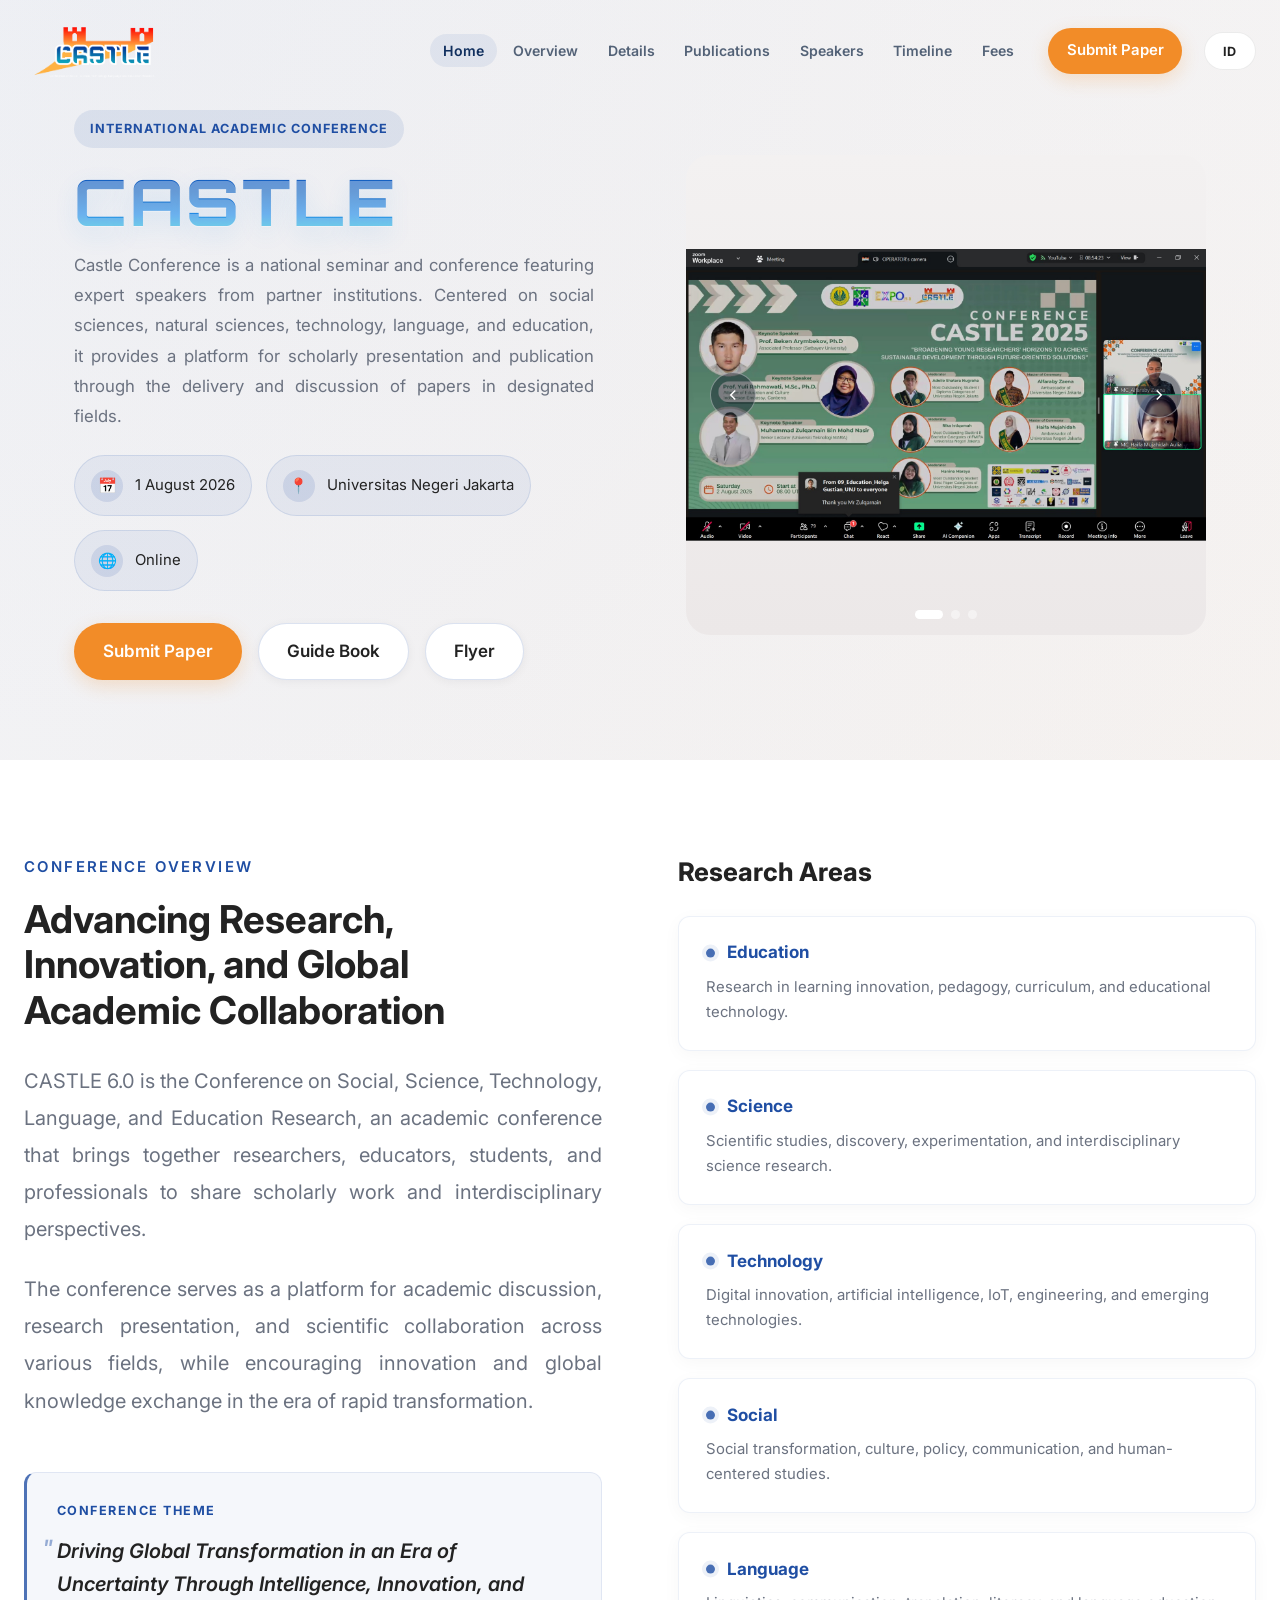
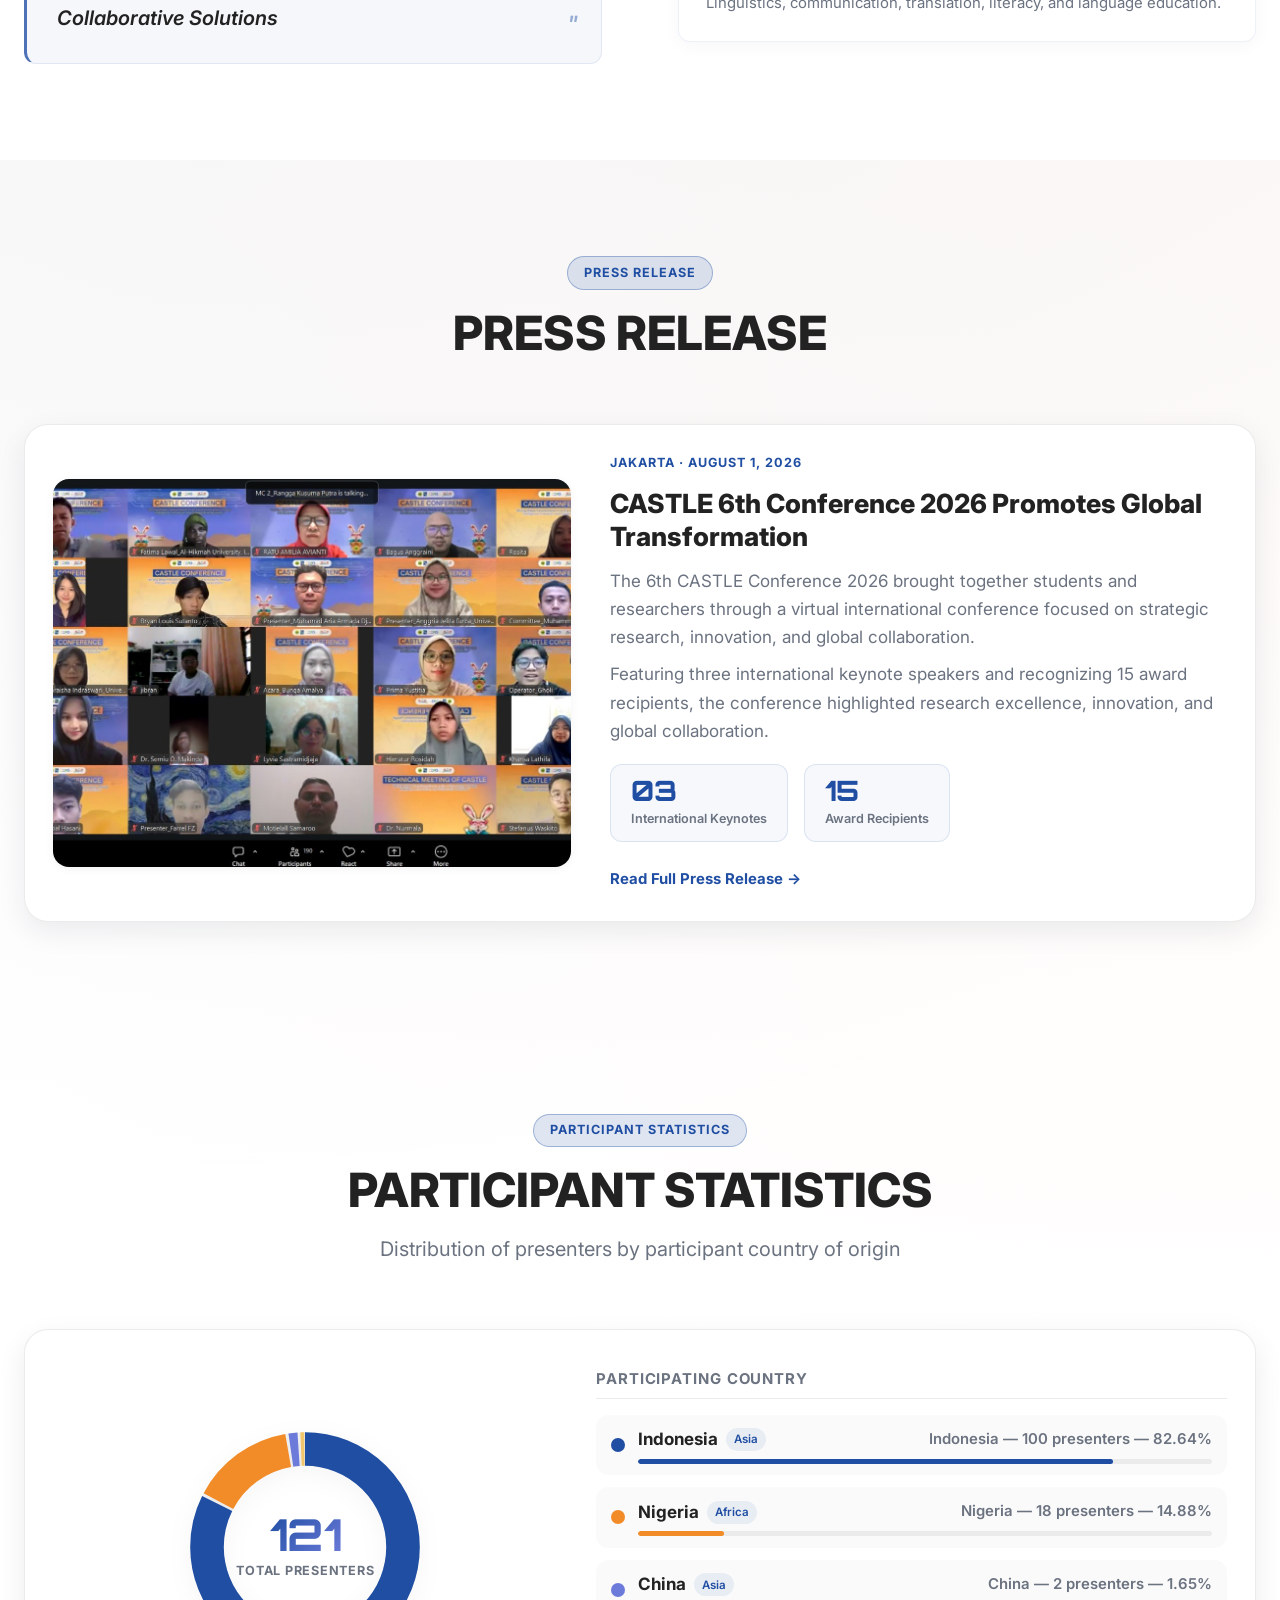
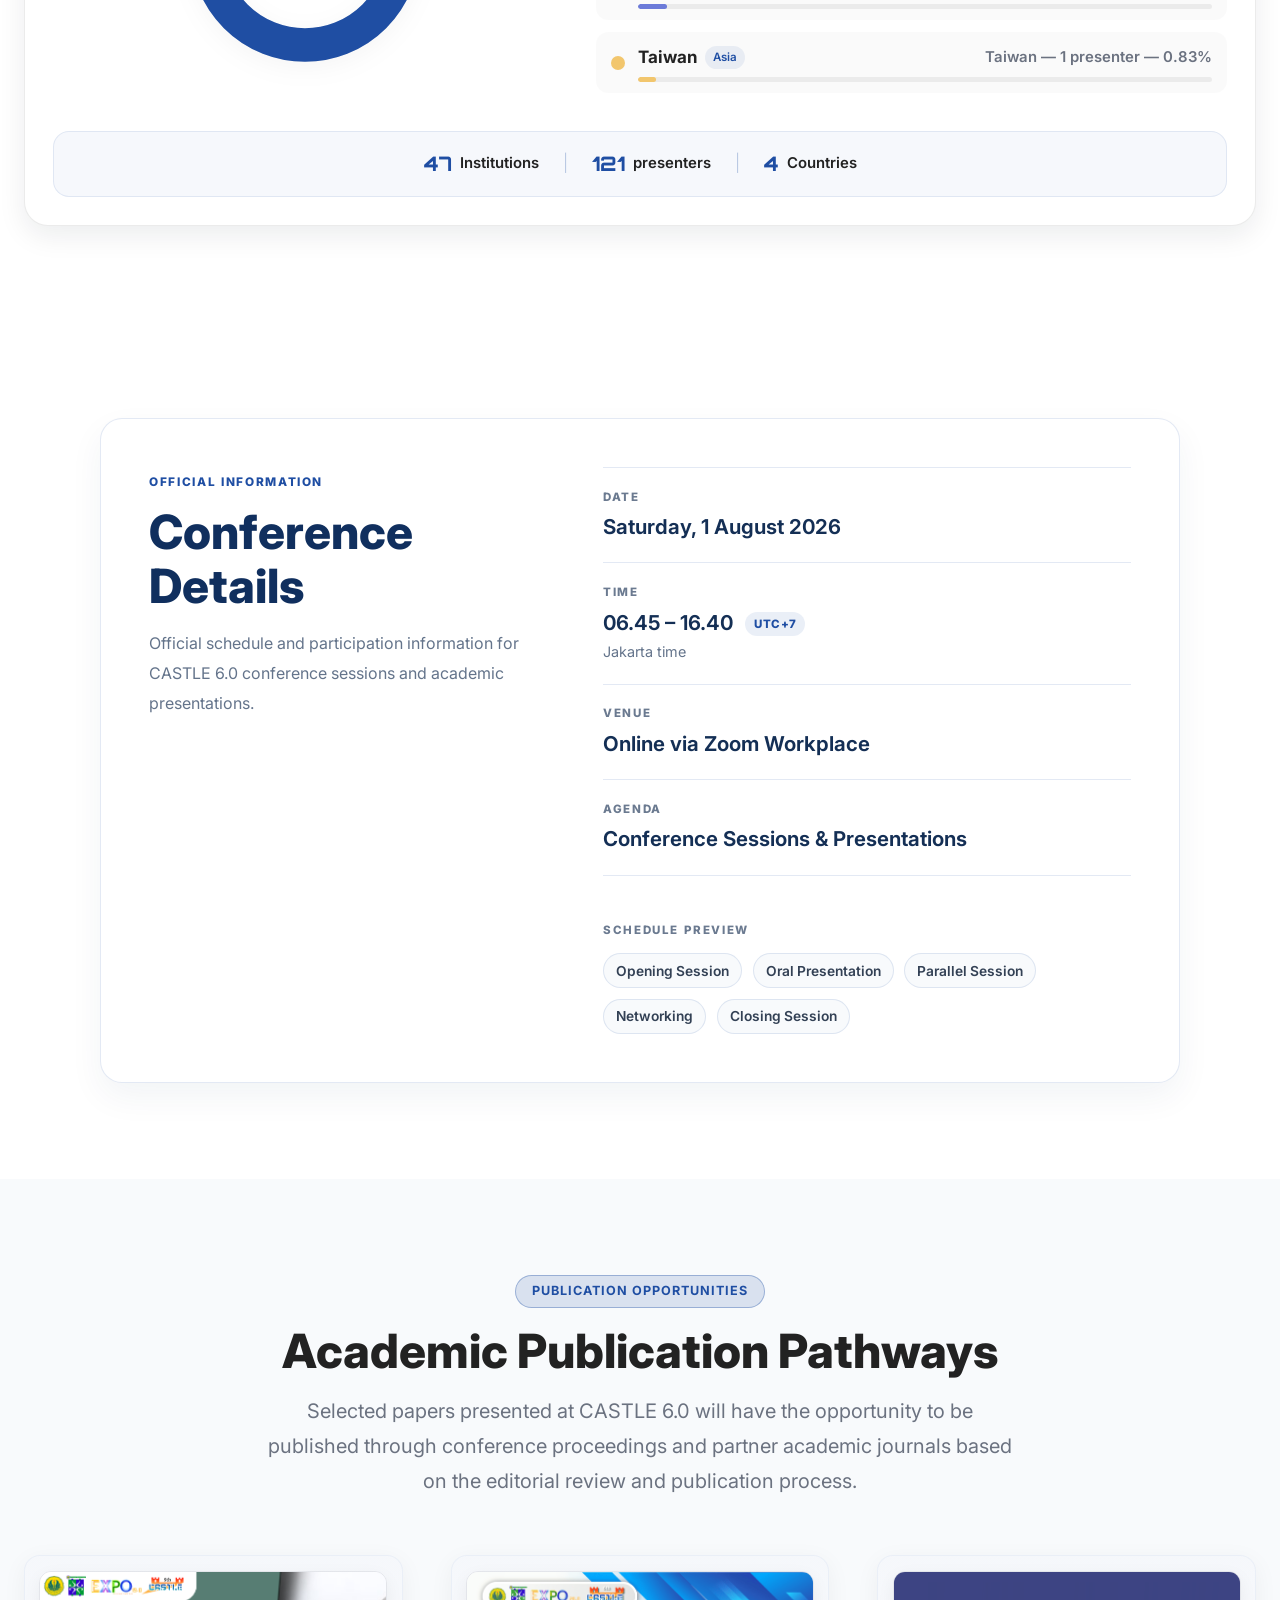
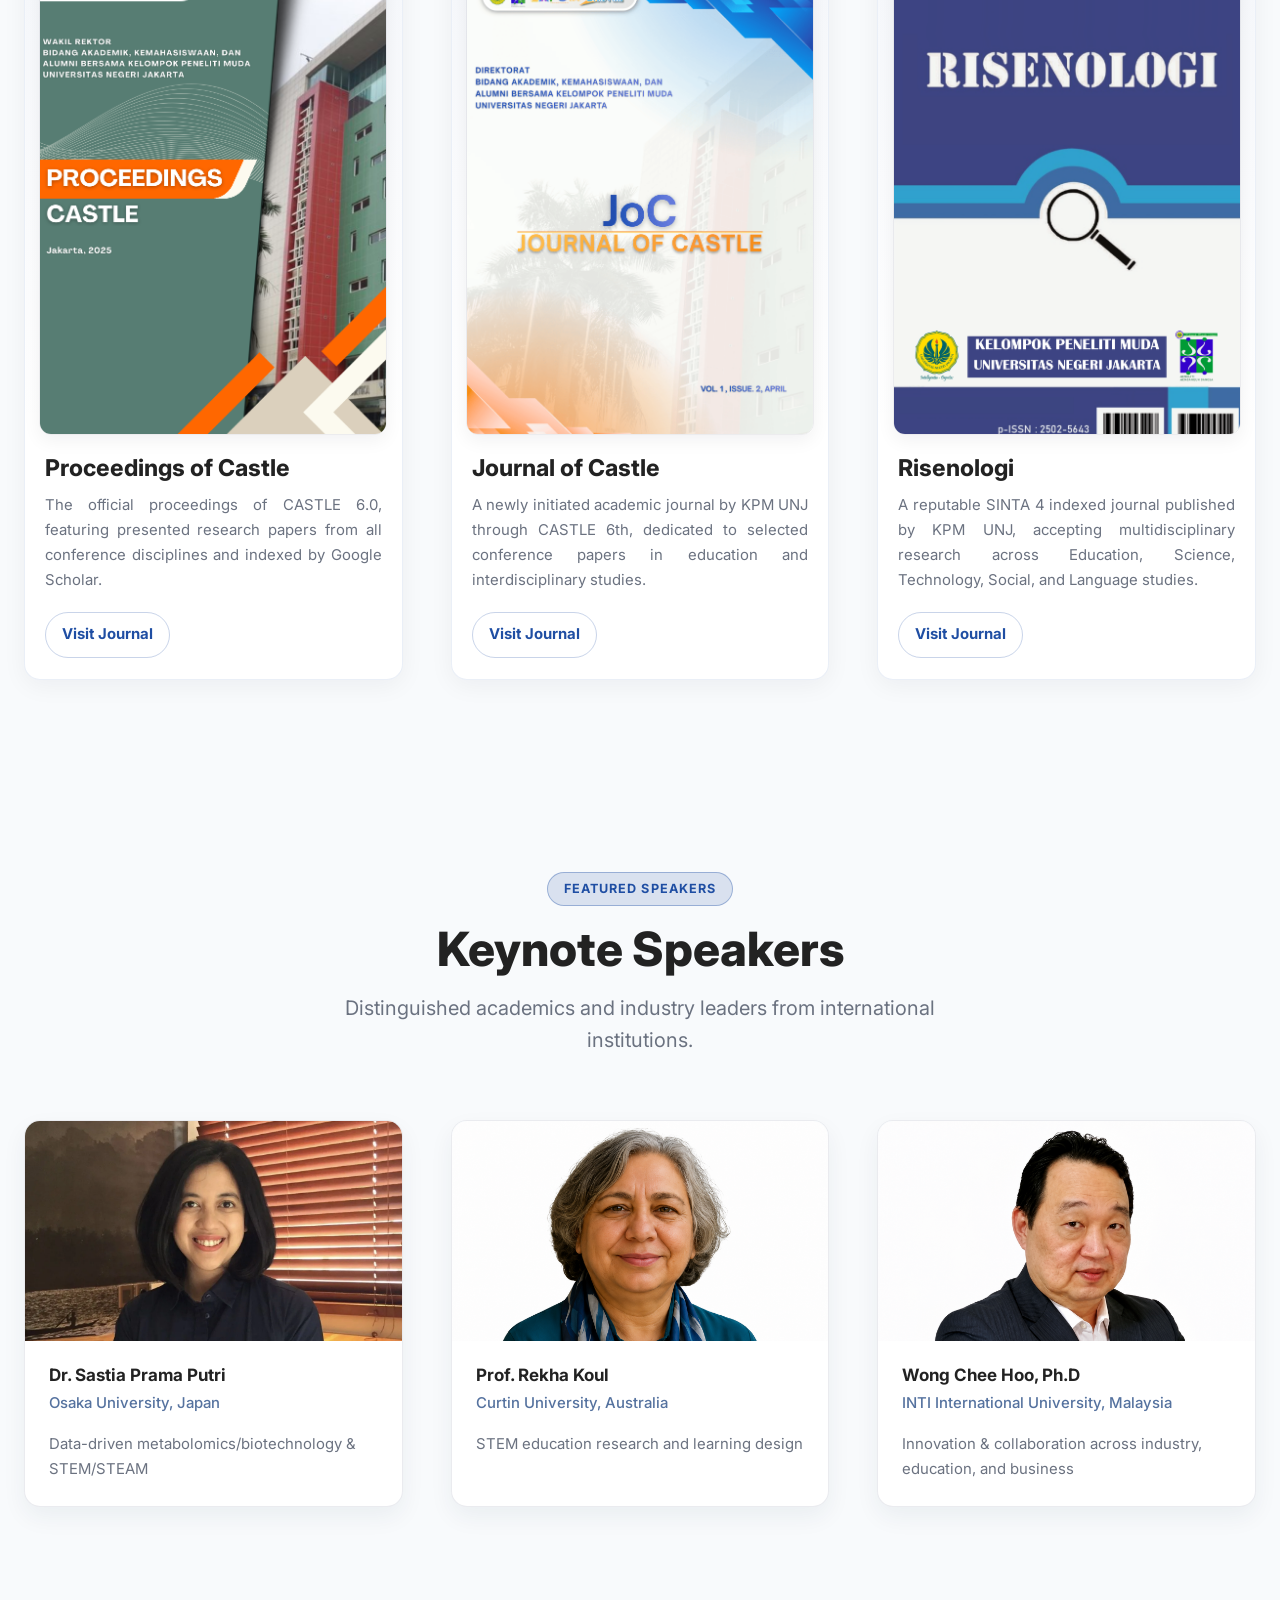
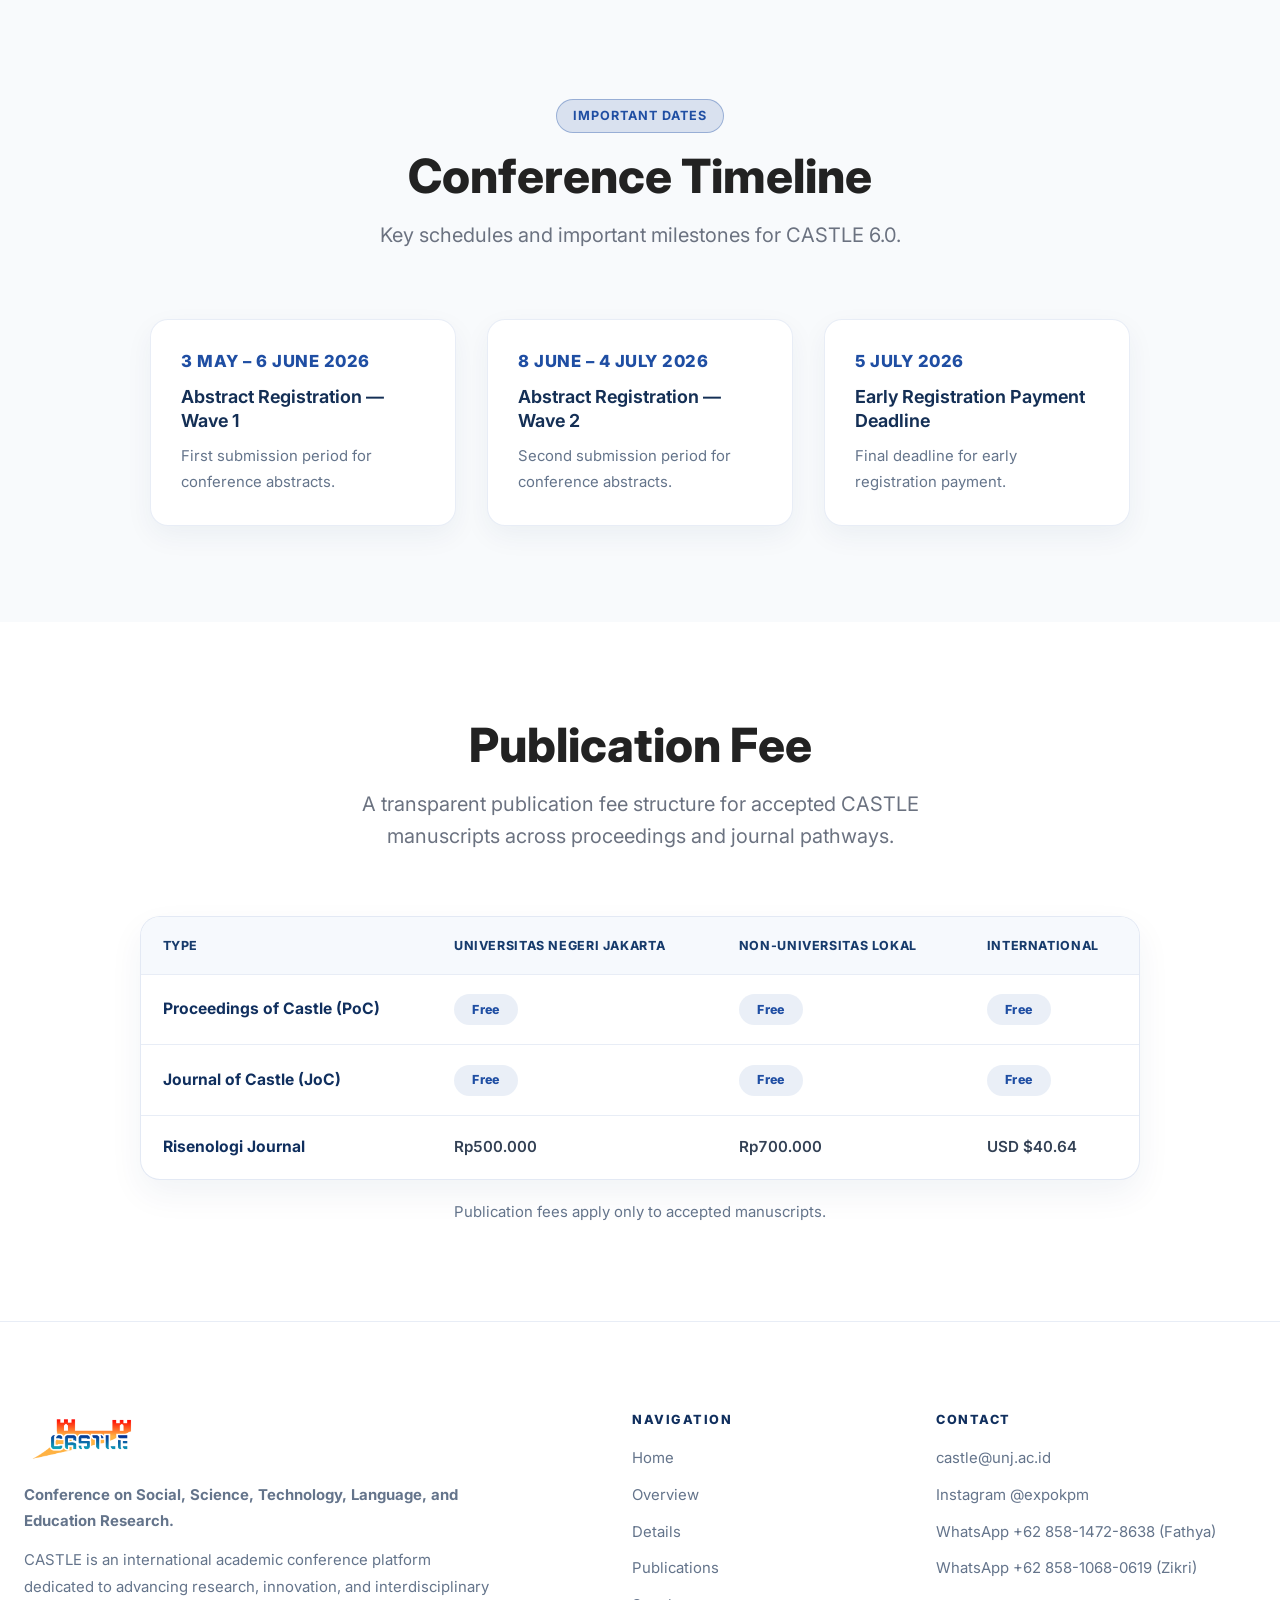
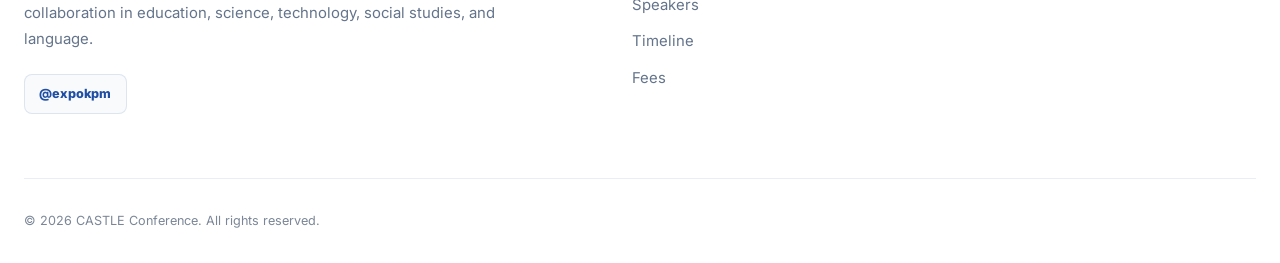
<file: index.html>
<!DOCTYPE html>
<html lang="en">

<head>
  <meta charset="UTF-8" />
  <meta name="viewport" content="width=device-width, initial-scale=1.0" />
  <meta name="description"
    content="CASTLE Conference is an international academic conference platform dedicated to advancing research, innovation, and interdisciplinary collaboration."
    data-id="CASTLE Conference adalah platform konferensi akademik internasional yang didedikasikan untuk memajukan riset, inovasi, dan kolaborasi interdisipliner."
    data-en="CASTLE Conference is an international academic conference platform dedicated to advancing research, innovation, and interdisciplinary collaboration." />
  <title data-id="CASTLE" data-en="CASTLE">CASTLE</title>
  <link rel="stylesheet" href="assets/css/style.css" />
  <!-- Google Fonts: Inter -->
  <link rel="preconnect" href="https://fonts.googleapis.com" />
  <link rel="preconnect" href="https://fonts.gstatic.com" crossorigin />
  <link href="https://fonts.googleapis.com/css2?family=Inter:wght@300;400;500;600;700;800;900&display=swap"
    rel="stylesheet" />
  <link href="https://fonts.googleapis.com/css2?family=Orbitron:wght@600;700;800&display=swap" rel="stylesheet">
  <link rel="icon" type="image/png" href="assets/images/CASTLE.png">
</head>

<body>

  <!-- ==============================
       NAVBAR
  ============================== -->
  <nav class="navbar" id="navbar">
    <div class="container nav-container">
      <a href="#home" class="nav-logo">
        <img src="assets/images/CASTLE.png" alt="CASTLE Logo" class="nav-logo-img" />
      </a>

      <ul class="nav-links" id="navLinks">
        <li><a href="#home" class="nav-link active" data-id="Beranda" data-en="Home">Home</a></li>
        <li><a href="#about" class="nav-link" data-id="Ikhtisar" data-en="Overview">Overview</a></li>
        <li><a href="#conference" class="nav-link" data-id="Detail" data-en="Details">Details</a></li>
        <li><a href="#publication" class="nav-link" data-id="Publikasi" data-en="Publications">Publications</a></li>
        <li><a href="#speakers" class="nav-link" data-id="Pembicara" data-en="Speakers">Speakers</a></li>
        <li><a href="#timeline" class="nav-link" data-id="Linimasa" data-en="Timeline">Timeline</a></li>
        <li><a href="#fee" class="nav-link" data-id="Biaya" data-en="Fees">Fees</a></li>
      </ul>

      <a href="https://docs.google.com/forms/d/e/1FAIpQLScqRiktt5jsENc5pPTQ9DQu8Id-3bq5mSCtQRD8NSwom6I1XQ/viewform"
        target="_blank" rel="noopener noreferrer" class="btn btn-primary nav-cta" data-id="Kirim Makalah"
        data-en="Submit Paper">Submit Paper</a>
      <button id="lang-toggle" class="lang-toggle" type="button" aria-label="Ganti bahasa ke Indonesia">ID</button>

      <!-- Hamburger for mobile -->
      <button class="hamburger" id="hamburger" aria-label="Toggle menu">
        <span></span>
        <span></span>
        <span></span>
      </button>
    </div>
  </nav>

  <!-- ==============================
       HERO SECTION
  ============================== -->
  <section class="hero" id="home">
    <div class="container hero-container">
      <div class="hero-content" data-aos="fade-up">
        <span class="hero-badge" data-id="Konferensi Akademik Internasional"
          data-en="International Academic Conference">International Academic Conference</span>
        <h1 class="hero-title castle-logo-text">CASTLE</h1>
        <p class="hero-subtitle"
          data-id="Castle Conference adalah seminar dan konferensi akademik yang menghadirkan pembicara ahli dari institusi mitra. Berfokus pada ilmu sosial, sains, teknologi, bahasa, dan pendidikan, konferensi ini menjadi wadah presentasi ilmiah, diskusi akademik, dan publikasi karya penelitian."
          data-en="Castle Conference is a national seminar and conference featuring expert speakers from partner institutions. Centered on social sciences, natural sciences, technology, language, and education, it provides a platform for scholarly presentation and publication through the delivery and discussion of papers in designated fields.">
          Castle Conference is a national seminar and conference featuring expert speakers from partner institutions.
          Centered on social sciences, natural sciences, technology, language, and education, it provides a platform for
          scholarly presentation and publication through the delivery and discussion of papers in designated fields.</p>

        <div class="hero-meta">
          <div class="hero-meta-item" data-id="<span class='hero-meta-icon'>📅</span><span>1 August 2026</span>"
            data-en="<span class='hero-meta-icon'>📅</span><span>1 August 2026</span>"><span
              class="hero-meta-icon">📅</span><span>1 August 2026</span></div>
          <div class="hero-meta-item"
            data-id="<span class='hero-meta-icon'>📍</span><span>Universitas Negeri Jakarta</span>"
            data-en="<span class='hero-meta-icon'>📍</span><span>Universitas Negeri Jakarta</span>"><span
              class="hero-meta-icon">📍</span><span>Universitas Negeri Jakarta</span></div>
          <div class="hero-meta-item" data-id="<span class='hero-meta-icon'>🌐</span><span>Daring</span>"
            data-en="<span class='hero-meta-icon'>🌐</span><span>Online</span>"><span
              class="hero-meta-icon">🌐</span><span>Online</span></div>
        </div>

        <div class="hero-actions">
          <a href="https://docs.google.com/forms/d/e/1FAIpQLScqRiktt5jsENc5pPTQ9DQu8Id-3bq5mSCtQRD8NSwom6I1XQ/viewform"
            class="btn btn-primary btn-lg" data-id="Kirim Makalah" data-en="Submit Paper">Submit Paper</a>
          <a href="https://drive.google.com/drive/folders/1xR1nL5bZ90DsMQbTSslLKQr2Mi-d5Nf9"
            class="btn btn-secondary btn-lg" data-id="Buku Panduan" data-en="Guide Book">Guide Book</a>
          <a href="assets/images/flyer.jpeg" target="_blank" class="btn btn-secondary btn-lg" data-id="Poster"
            data-en="Flyer">Flyer</a>
        </div>
      </div>

      <div class="hero-visual" data-aos="fade-up">
        <div class="hero-slider">
          <div class="hero-slider-track">
            <div class="hero-slide active"><img src="assets/images/Keynote Speaker Conference.jpeg"
                alt="Conference highlight 1"></div>
            <div class="hero-slide"><img src="assets/images/Zoom Conference.jpeg" alt="Conference highlight 2"></div>
            <div class="hero-slide"><img src="assets/images/Zoom Conference CASTLE 2025.jpeg"
                alt="Conference highlight 3"></div>
          </div>
          <button class="hero-slider-btn hero-slider-btn--prev" type="button" aria-label="Previous slide">
            <svg width="18" height="18" viewBox="0 0 24 24" fill="none" stroke="currentColor" stroke-width="2">
              <path d="M15 18l-6-6 6-6" />
            </svg>
          </button>
          <button class="hero-slider-btn hero-slider-btn--next" type="button" aria-label="Next slide">
            <svg width="18" height="18" viewBox="0 0 24 24" fill="none" stroke="currentColor" stroke-width="2">
              <path d="M9 18l6-6-6-6" />
            </svg>
          </button>

          <div class="hero-gallery-dots" aria-label="Pilih slide">
            <button class="active" type="button" aria-label="Tampilkan slide 1"></button>
            <button type="button" aria-label="Tampilkan slide 2"></button>
            <button type="button" aria-label="Tampilkan slide 3"></button>
          </div>
        </div>
      </div>
    </div>
  </section>

  <!-- ==============================
       CONFERENCE OVERVIEW SECTION
  ============================== -->
  <section class="conference-overview" id="about">
    <div class="container overview-container">
      <div class="overview-content" data-aos="fade-up">
        <span class="overview-label" data-id="Ikhtisar Konferensi" data-en="Conference Overview">Conference
          Overview</span>
        <h2 class="overview-title" data-id="Memajukan Riset, Inovasi, dan Kolaborasi Akademik Global"
          data-en="Advancing Research, Innovation, and Global Academic Collaboration">Advancing Research, Innovation,
          and Global Academic Collaboration</h2>

        <div class="overview-description">
          <p data-id="CASTLE 6.0 adalah Conference on Social, Science, Technology, Language, and Education Research, sebuah konferensi akademik yang mempertemukan peneliti, pendidik, mahasiswa, dan profesional untuk berbagi karya ilmiah serta perspektif interdisipliner."
            data-en="CASTLE 6.0 is the Conference on Social, Science, Technology, Language, and Education Research, an academic conference that brings together researchers, educators, students, and professionals to share scholarly work and interdisciplinary perspectives.">
            CASTLE 6.0 is the Conference on Social, Science, Technology, Language, and Education Research, an academic
            conference that brings together researchers, educators, students, and professionals to share scholarly work
            and interdisciplinary perspectives.</p>
          <p data-id="Konferensi ini menjadi platform diskusi akademik, presentasi riset, dan kolaborasi ilmiah lintas bidang, sekaligus mendorong inovasi dan pertukaran pengetahuan global di era transformasi yang cepat."
            data-en="The conference serves as a platform for academic discussion, research presentation, and scientific collaboration across various fields, while encouraging innovation and global knowledge exchange in the era of rapid transformation.">
            The conference serves as a platform for academic discussion, research presentation, and scientific
            collaboration across various fields, while encouraging innovation and global knowledge exchange in the era
            of rapid transformation.</p>
        </div>

        <div class="theme-block">
          <h3 class="theme-label" data-id="Tema Konferensi" data-en="Conference Theme">Conference Theme</h3>
          <blockquote class="theme-quote"
            data-id="Mendorong Transformasi Global di Era Ketidakpastian melalui Kecerdasan, Inovasi, dan Solusi Kolaboratif;"
            data-en="Driving Global Transformation in an Era of Uncertainty Through Intelligence, Innovation, and Collaborative Solutions">
            Driving Global Transformation in an Era of Uncertainty Through Intelligence, Innovation, and Collaborative
            Solutions</blockquote>
        </div>
      </div>

      <div class="overview-highlights" data-aos="fade-up">
        <h3 class="highlights-title" data-id="Bidang Riset" data-en="Research Areas">Research Areas</h3>
        <div class="research-cards">
          <div class="research-card">
            <h4 data-id="Pendidikan" data-en="Education">Education</h4>
            <p data-id="Riset dalam inovasi pembelajaran, pedagogi, kurikulum, dan teknologi pendidikan."
              data-en="Research in learning innovation, pedagogy, curriculum, and educational technology.">Research in
              learning innovation, pedagogy, curriculum, and educational technology.</p>
          </div>
          <div class="research-card">
            <h4 data-id="Sains" data-en="Science">Science</h4>
            <p data-id="Kajian ilmiah, penemuan, eksperimen, dan riset sains interdisipliner."
              data-en="Scientific studies, discovery, experimentation, and interdisciplinary science research.">
              Scientific studies, discovery, experimentation, and interdisciplinary science research.</p>
          </div>
          <div class="research-card">
            <h4 data-id="Teknologi" data-en="Technology">Technology</h4>
            <p data-id="Inovasi digital, kecerdasan buatan, IoT, rekayasa, dan teknologi baru."
              data-en="Digital innovation, artificial intelligence, IoT, engineering, and emerging technologies.">
              Digital innovation, artificial intelligence, IoT, engineering, and emerging technologies.</p>
          </div>
          <div class="research-card">
            <h4 data-id="Sosial" data-en="Social">Social</h4>
            <p data-id="Transformasi sosial, budaya, kebijakan, komunikasi, dan studi berpusat pada manusia."
              data-en="Social transformation, culture, policy, communication, and human-centered studies.">Social
              transformation, culture, policy, communication, and human-centered studies.</p>
          </div>
          <div class="research-card">
            <h4 data-id="Bahasa" data-en="Language">Language</h4>
            <p data-id="Linguistik, komunikasi, penerjemahan, literasi, dan pendidikan bahasa."
              data-en="Linguistics, communication, translation, literacy, and language education.">Linguistics,
              communication, translation, literacy, and language education.</p>
          </div>
        </div>
      </div>
    </div>
  </section>


  <!-- ==============================
       PRESS RELEASE SECTION
  ============================== -->
  <section class="press-release-section" id="press-release">
    <div class="container">
      <div class="section-header" data-aos="fade-up">
        <span class="section-tag" data-id="Siaran Pers" data-en="Press Release">Press Release</span>
        <h2 class="section-title" data-id="SIARAN PERS" data-en="PRESS RELEASE">PRESS RELEASE</h2>
      </div>

      <article class="press-release-card" data-aos="fade-up">
        <div class="press-release-content">
          <div class="press-release-media">
            <img src="assets/images/press-release/utama.jpeg" alt="CASTLE 6th Conference 2026 Documentation"
              class="press-release-img" />
          </div>

          <div class="press-release-body">
            <div class="press-release-meta">
              <span class="press-release-date" data-id="Jakarta &middot; 1 Agustus 2026"
                data-en="Jakarta &middot; August 1, 2026">Jakarta &middot; August 1, 2026</span>
            </div>

            <h3 class="press-release-title" data-id="Konferensi CASTLE Ke-6 2026 Mendorong Transformasi Global"
              data-en="CASTLE 6th Conference 2026 Promotes Global Transformation">CASTLE 6th Conference 2026 Promotes
              Global Transformation</h3>

            <div class="press-release-excerpt">
              <p data-id="Konferensi CASTLE ke-6 2026 mempertemukan para mahasiswa dan peneliti melalui konferensi internasional daring yang berfokus pada riset strategis, inovasi, dan kolaborasi global."
                data-en="The 6th CASTLE Conference 2026 brought together students and researchers through a virtual international conference focused on strategic research, innovation, and global collaboration.">
                The 6th CASTLE Conference 2026 brought together students and researchers through a virtual international
                conference focused on strategic research, innovation, and global collaboration.</p>
              <p data-id="Menghadirkan tiga pembicara utama internasional dan memberikan penghargaan kepada 15 penerima, konferensi ini menonjolkan keunggulan riset, inovasi, dan kolaborasi global."
                data-en="Featuring three international keynote speakers and recognizing 15 award recipients, the conference highlighted research excellence, innovation, and global collaboration.">
                Featuring three international keynote speakers and recognizing 15 award recipients, the conference
                highlighted research excellence, innovation, and global collaboration.</p>
            </div>

            <!-- Mini Highlight Statistics Cards -->
            <div class="press-release-highlights">
              <div class="press-release-highlight">
                <span class="press-release-number">03</span>
                <span class="press-release-label" data-id="Pembicara Utama"
                  data-en="International Keynotes">International Keynotes</span>
              </div>
              <div class="press-release-highlight">
                <span class="press-release-number">15</span>
                <span class="press-release-label" data-id="Penerima Penghargaan" data-en="Award Recipients">Award
                  Recipients</span>
              </div>
            </div>

            <div class="press-release-actions">
              <a href="press-release.html" class="press-release-link" data-id="Baca Siaran Pers Lengkap &rarr;"
                data-en="Read Full Press Release &rarr;">Read Full Press Release &rarr;</a>
            </div>
          </div>
        </div>
      </article>
    </div>
  </section>


  <!-- ==============================
       PARTICIPANT STATISTICS SECTION
  ============================== -->
  <section class="participant-stats-section" id="participant-stats">
    <div class="container">
      <div class="section-header" data-aos="fade-up">
        <span class="section-tag" data-id="Statistik Peserta" data-en="Participant Statistics">Participant
          Statistics</span>
        <h2 class="section-title" data-id="STATISTIK PESERTA" data-en="PARTICIPANT STATISTICS">PARTICIPANT STATISTICS
        </h2>
        <p class="section-desc" data-id="Distribusi jumlah presenters berdasarkan negara asal peserta"
          data-en="Distribution of presenters by participant country of origin">Distribution of presenters by
          participant country of origin</p>
      </div>

      <div class="participant-stats-card" data-aos="fade-up">
        <div class="participant-stats-content">
          <!-- Donut Chart Column -->
          <div class="participant-chart-wrapper">
            <div class="participant-donut-container">
              <svg class="participant-donut-chart" viewBox="0 0 200 200" aria-label="Donut chart statistik peserta">
                <!-- Background track circle -->
                <circle cx="100" cy="100" r="70" fill="none" stroke="rgba(0, 0, 0, 0.05)" stroke-width="24" />

                <!-- Chart Segments (Rotated -90deg so start is top center) -->
                <g transform="rotate(-90 100 100)">
                  <!-- Indonesia: 100 presenters / 82.64% -->
                  <circle class="participant-chart-segment" data-country="Indonesia" data-count="100"
                    data-percentage="82,64%" data-percentage-en="82.64%" data-continent="Asia" data-color="#1F4EA3"
                    cx="100" cy="100" r="70" fill="none" stroke="#1F4EA3" stroke-width="24"
                    stroke-dasharray="361.5 439.823" stroke-dashoffset="0" />

                  <!-- Nigeria: 18 presenters / 14.88% -->
                  <circle class="participant-chart-segment" data-country="Nigeria" data-count="18"
                    data-percentage="14,88%" data-percentage-en="14.88%" data-continent="Afrika"
                    data-continent-en="Africa" data-color="#F28C28" cx="100" cy="100" r="70" fill="none"
                    stroke="#F28C28" stroke-width="24" stroke-dasharray="63.5 439.823" stroke-dashoffset="-363.49" />

                  <!-- China: 2 presenters / 1.65% -->
                  <circle class="participant-chart-segment" data-country="China" data-count="2" data-percentage="1,65%"
                    data-percentage-en="1.65%" data-continent="Asia" data-color="#6C7BD9" cx="100" cy="100" r="70"
                    fill="none" stroke="#6C7BD9" stroke-width="24" stroke-dasharray="5.5 439.823"
                    stroke-dashoffset="-428.92" />

                  <!-- Taiwan: 1 team / 0.83% -->
                  <circle class="participant-chart-segment" data-country="Taiwan" data-count="1" data-percentage="0,83%"
                    data-percentage-en="0.83%" data-continent="Asia" data-color="#F2C66D" cx="100" cy="100" r="70"
                    fill="none" stroke="#F2C66D" stroke-width="24" stroke-dasharray="2.5 439.823"
                    stroke-dashoffset="-436.19" />
                </g>
              </svg>

              <!-- Donut Center Label -->
              <div class="participant-donut-center">
                <span class="participant-donut-number">121</span>
                <span class="participant-donut-label" data-id="Total Tim" data-en="Total presenters">Total
                  presenters</span>
              </div>

              <!-- Tooltip Element -->
              <div class="participant-tooltip" id="participant-tooltip" role="tooltip" aria-hidden="true">
                <div class="participant-tooltip-country" id="participant-tooltip-country">Indonesia</div>
                <div class="participant-tooltip-detail" id="participant-tooltip-detail">100 Tim (82,64%)</div>
              </div>
            </div>
          </div>

          <!-- Legend Column -->
          <div class="participant-legend-wrapper">
            <div class="participant-legend-header" data-id="Rincian Berdasarkan Negara" data-en="Participating country">
              Participating country</div>
            <ul class="participant-legend-list">
              <li class="participant-legend-item" data-country="Indonesia">
                <div class="participant-legend-color" style="background-color: #1F4EA3;"></div>
                <div class="participant-legend-info">
                  <div class="participant-legend-title">
                    <span class="participant-country-name">Indonesia</span>
                    <span class="participant-continent-badge" data-id="Asia" data-en="Asia">Asia</span>
                  </div>
                  <div class="participant-legend-stats" data-id="Indonesia — 100 Tim — 82,64%"
                    data-en="Indonesia — 100 presenters — 82.64%">Indonesia — 100 presenters — 82.64%</div>
                </div>
                <div class="participant-legend-bar-wrap">
                  <div class="participant-legend-bar" style="width: 82.64%; background-color: #1F4EA3;"></div>
                </div>
              </li>

              <li class="participant-legend-item" data-country="Nigeria">
                <div class="participant-legend-color" style="background-color: #F28C28;"></div>
                <div class="participant-legend-info">
                  <div class="participant-legend-title">
                    <span class="participant-country-name">Nigeria</span>
                    <span class="participant-continent-badge" data-id="Afrika" data-en="Africa">Africa</span>
                  </div>
                  <div class="participant-legend-stats" data-id="Nigeria — 18 Tim — 14,88%"
                    data-en="Nigeria — 18 presenters — 14.88%">Nigeria — 18 presenters — 14.88%</div>
                </div>
                <div class="participant-legend-bar-wrap">
                  <div class="participant-legend-bar" style="width: 14.88%; background-color: #F28C28;"></div>
                </div>
              </li>

              <li class="participant-legend-item" data-country="China">
                <div class="participant-legend-color" style="background-color: #6C7BD9;"></div>
                <div class="participant-legend-info">
                  <div class="participant-legend-title">
                    <span class="participant-country-name">China</span>
                    <span class="participant-continent-badge" data-id="Asia" data-en="Asia">Asia</span>
                  </div>
                  <div class="participant-legend-stats" data-id="China — 2 Tim — 1,65%"
                    data-en="China — 2 presenters — 1.65%">China — 2 presenters — 1.65%</div>
                </div>
                <div class="participant-legend-bar-wrap">
                  <div class="participant-legend-bar" style="width: 5%; background-color: #6C7BD9;"></div>
                </div>
              </li>

              <li class="participant-legend-item" data-country="Taiwan">
                <div class="participant-legend-color" style="background-color: #F2C66D;"></div>
                <div class="participant-legend-info">
                  <div class="participant-legend-title">
                    <span class="participant-country-name">Taiwan</span>
                    <span class="participant-continent-badge" data-id="Asia" data-en="Asia">Asia</span>
                  </div>
                  <div class="participant-legend-stats" data-id="Taiwan — 1 Tim — 0,83%"
                    data-en="Taiwan — 1 presenter — 0.83%">Taiwan — 1 presenter — 0.83%</div>
                </div>
                <div class="participant-legend-bar-wrap">
                  <div class="participant-legend-bar" style="width: 3%; background-color: #F2C66D;"></div>
                </div>
              </li>
            </ul>
          </div>
        </div>

        <!-- Summary Stats Footer Bar -->
        <div class="participant-summary-bar">
          <div class="participant-summary-item">
            <span class="participant-summary-num">47</span>
            <span class="participant-summary-lbl" data-id="Institusi" data-en="Institutions">Institutions</span>
          </div>
          <div class="participant-summary-divider" aria-hidden="true">|</div>
          <div class="participant-summary-item">
            <span class="participant-summary-num">121</span>
            <span class="participant-summary-lbl" data-id="Tim" data-en="presenters">presenters</span>
          </div>
          <div class="participant-summary-divider" aria-hidden="true">|</div>
          <div class="participant-summary-item">
            <span class="participant-summary-num">4</span>
            <span class="participant-summary-lbl" data-id="Negara" data-en="Countries">Countries</span>
          </div>
        </div>
      </div>
    </div>
  </section>


  <!-- ==============================
       CONFERENCE DETAILS SECTION
  ============================== -->
  <section class="conference-info" id="conference">
    <div class="container">
      <div class="conference-panel" data-aos="fade-up">
        <div class="conference-panel-intro">
          <span class="conference-kicker" data-id="Informasi Resmi" data-en="Official Information">Official
            Information</span>
          <h2 class="section-title" data-id="Detail Konferensi" data-en="Conference Details">Conference Details</h2>
          <p class="conference-description"
            data-id="Jadwal resmi dan informasi partisipasi untuk sesi konferensi CASTLE 6.0 dan presentasi akademik."
            data-en="Official schedule and participation information for CASTLE 6.0 conference sessions and academic presentations.">
            Official schedule and participation information for CASTLE 6.0 conference sessions and academic
            presentations.</p>
        </div>

        <div class="conference-panel-details">
          <div class="conference-detail-list">
            <div class="conference-detail-item">
              <span class="conference-detail-label" data-id="Tanggal" data-en="Date">Date</span>
              <p class="conference-detail-value" data-id="Sabtu, 1 Agustus 2026" data-en="Saturday, 1 August 2026">
                Saturday, 1 August 2026</p>
            </div>
            <div class="conference-detail-item">
              <span class="conference-detail-label" data-id="Waktu" data-en="Time">Time</span>
              <p class="conference-detail-value" data-id="06.45 – 16.40 <span class='timezone-badge'>UTC+7</span>"
                data-en="06.45 – 16.40 <span class='timezone-badge'>UTC+7</span>">06.45 – 16.40 <span
                  class="timezone-badge">UTC+7</span></p>
              <p class="conference-detail-meta" data-id="Waktu Jakarta" data-en="Jakarta time">Jakarta time</p>
            </div>
            <div class="conference-detail-item">
              <span class="conference-detail-label" data-id="Tempat" data-en="Venue">Venue</span>
              <p class="conference-detail-value" data-id="Daring melalui Zoom Workplace"
                data-en="Online via Zoom Workplace">Online via Zoom Workplace</p>
            </div>
            <div class="conference-detail-item">
              <span class="conference-detail-label" data-id="Agenda" data-en="Agenda">Agenda</span>
              <p class="conference-detail-value" data-id="Sesi Konferensi &amp; Presentasi"
                data-en="Conference Sessions &amp; Presentations">Conference Sessions &amp; Presentations</p>
            </div>
          </div>

          <div class="schedule-preview" aria-label="Schedule preview">
            <span class="schedule-preview-label" data-id="Pratinjau Jadwal" data-en="Schedule Preview">Schedule
              Preview</span>
            <ul>
              <li data-id="Sesi Pembukaan" data-en="Opening Session">Opening Session</li>
              <li data-id="Oral Presentasi" data-en="Oral Presentation">Oral Presentation</li>
              <li data-id="Sesi Paralel" data-en="Parallel Session">Parallel Session</li>
              <li data-id="Jejaring" data-en="Networking">Networking</li>
              <li data-id="Sesi Penutupan" data-en="Closing Session">Closing Session</li>
            </ul>
          </div>
        </div>
      </div>
    </div>
  </section>

  <!-- ==============================
       PUBLICATION OPPORTUNITIES SECTION
  ============================== -->
  <section class="publication-section" id="publication">
    <div class="container">
      <div class="section-header publication-header" data-aos="fade-up">
        <span class="section-tag" data-id="Peluang Publikasi" data-en="Publication Opportunities">Publication
          Opportunities</span>
        <h2 class="section-title" data-id="Jalur Publikasi Akademik" data-en="Academic Publication Pathways">Academic
          Publication Pathways</h2>
        <p class="section-desc"
          data-id="Makalah terpilih yang dipresentasikan pada CASTLE 6.0 berkesempatan untuk dipublikasikan melalui prosiding konferensi dan jurnal akademik mitra berdasarkan proses telaah editorial dan publikasi."
          data-en="Selected papers presented at CASTLE 6.0 will have the opportunity to be published through conference proceedings and partner academic journals based on the editorial review and publication process.">
          Selected papers presented at CASTLE 6.0 will have the opportunity to be published through conference
          proceedings and partner academic journals based on the editorial review and publication process.</p>
      </div>

      <div class="publication-grid" data-aos="fade-up">
        <a href="https://journal.unj.ac.id/unj/index.php/castle" target="_blank" rel="noopener noreferrer"
          class="journal-card-link" aria-label="Visit Proceedings of Castle">
          <article class="publication-card">
            <div class="publication-image">
              <img src="assets/images/poc.png" alt="Proceedings of Castle poster">
            </div>
            <div class="publication-body">
              <h3>Proceedings of Castle</h3>
              <p data-id="Prosiding resmi CASTLE 6.0 yang memuat makalah riset yang dipresentasikan dari seluruh disiplin konferensi dan terindeks Google Scholar."
                data-en="The official proceedings of CASTLE 6.0, featuring presented research papers from all conference disciplines and indexed by Google Scholar.">
                The official proceedings of CASTLE 6.0, featuring presented research papers from all conference
                disciplines and indexed by Google Scholar.</p>
              <span class="publication-link" data-id="Kunjungi Jurnal" data-en="Visit Journal">Visit Journal</span>
            </div>
          </article>
        </a>

        <a href="https://journal.unj.ac.id/unj/index.php/jcu" target="_blank" rel="noopener noreferrer"
          class="journal-card-link" aria-label="Visit Journal of Castle">
          <article class="publication-card">
            <div class="publication-image">
              <img src="assets/images/joc.png" alt="Journal of Castle poster">
            </div>
            <div class="publication-body">
              <h3>Journal of Castle</h3>
              <p data-id="Jurnal akademik baru yang diinisiasi oleh KPM UNJ melalui CASTLE ke-6, didedikasikan untuk makalah konferensi terpilih dalam bidang pendidikan dan studi interdisipliner."
                data-en="A newly initiated academic journal by KPM UNJ through CASTLE 6th, dedicated to selected conference papers in education and interdisciplinary studies.">
                A newly initiated academic journal by KPM UNJ through CASTLE 6th, dedicated to selected conference
                papers in education and interdisciplinary studies.</p>
              <span class="publication-link" data-id="Kunjungi Jurnal" data-en="Visit Journal">Visit Journal</span>
            </div>
          </article>
        </a>

        <a href="https://journal.unj.ac.id/unj/index.php/risenologi" target="_blank" rel="noopener noreferrer"
          class="journal-card-link" aria-label="Visit Risenologi journal">
          <article class="publication-card">
            <div class="publication-image">
              <img src="assets/images/risenologi.png" alt="Risenologi journal poster">
            </div>
            <div class="publication-body">
              <h3>Risenologi</h3>
              <p data-id="Jurnal bereputasi terindeks SINTA 4 yang diterbitkan oleh KPM UNJ, menerima riset multidisipliner dalam bidang Pendidikan, Sains, Teknologi, Sosial, dan Bahasa."
                data-en="A reputable SINTA 4 indexed journal published by KPM UNJ, accepting multidisciplinary research across Education, Science, Technology, Social, and Language studies.">
                A reputable SINTA 4 indexed journal published by KPM UNJ, accepting multidisciplinary research across
                Education, Science, Technology, Social, and Language studies.</p>
              <span class="publication-link" data-id="Kunjungi Jurnal" data-en="Visit Journal">Visit Journal</span>
            </div>
          </article>
        </a>
      </div>
    </div>
  </section>

  <!-- ==============================
       SPEAKERS SECTION
  ============================== -->
  <section class="speakers" id="speakers">
    <div class="container">
      <div class="section-header" data-aos="fade-up">
        <span class="section-tag" data-id="Pembicara Utama" data-en="Featured Speakers">Featured Speakers</span>
        <h2 class="section-title" data-id="Keynote Speakers" data-en="Keynote Speakers">Keynote Speakers</h2>
        <p class="section-desc" data-id="Akademisi terkemuka dan pemimpin industri dari institusi internasional."
          data-en="Distinguished academics and industry leaders from international institutions.">Distinguished
          academics and industry leaders from international institutions.</p>
      </div>

      <div class="speakers-grid" data-aos="fade-up">
        <article class="speaker-card">
          <div class="speaker-media">
            <img src="assets/images/orang1.jpeg" alt="Dr. Sastia Prama Putri portrait" />
          </div>
          <div class="speaker-body">
            <h4 class="speaker-name">Dr. Sastia Prama Putri</h4>
            <p class="speaker-institution">Osaka University, Japan</p>
            <p class="speaker-topic" data-id="Metabolomik/bioteknologi berbasis data &amp; STEM/STEAM"
              data-en="Data-driven metabolomics/biotechnology &amp; STEM/STEAM">Data-driven metabolomics/biotechnology
              &amp; STEM/STEAM</p>
          </div>
        </article>

        <article class="speaker-card">
          <div class="speaker-media">
            <img src="assets/images/orang2.png" alt="Prof. Rekha Koul portrait" />
          </div>
          <div class="speaker-body">
            <h4 class="speaker-name">Prof. Rekha Koul</h4>
            <p class="speaker-institution">Curtin University, Australia</p>
            <p class="speaker-topic" data-id="Riset pendidikan STEM dan desain pembelajaran"
              data-en="STEM education research and learning design">STEM education research and learning design</p>
          </div>
        </article>

        <article class="speaker-card">
          <div class="speaker-media">
            <img src="assets/images/orang3.png" alt="Wong Chee Hoo, Ph.D portrait" />
          </div>
          <div class="speaker-body">
            <h4 class="speaker-name">Wong Chee Hoo, Ph.D</h4>
            <p class="speaker-institution">INTI International University, Malaysia</p>
            <p class="speaker-topic" data-id="Inovasi &amp; kolaborasi lintas industri, pendidikan, dan bisnis"
              data-en="Innovation &amp; collaboration across industry, education, and business">Innovation &amp;
              collaboration across industry, education, and business</p>
          </div>
        </article>
      </div>
    </div>
  </section>


  <!-- ==============================
       TIMELINE SECTION
  ============================== -->
  <section class="timeline-section" id="timeline">
    <div class="container">
      <div class="section-header" data-aos="fade-up">
        <span class="section-tag" data-id="Tanggal Penting" data-en="Important Dates">Important Dates</span>
        <h2 class="section-title" data-id="Linimasa Konferensi" data-en="Conference Timeline">Conference Timeline</h2>
        <p class="section-desc" data-id="Jadwal utama dan tonggak penting untuk CASTLE 6.0."
          data-en="Key schedules and important milestones for CASTLE 6.0.">Key schedules and important milestones for
          CASTLE 6.0.</p>
      </div>

      <div class="timeline-simple" data-aos="fade-up">
        <article class="timeline-item">
          <p class="timeline-date" data-id="3 Mei – 6 Juni 2026" data-en="3 May – 6 June 2026">3 May – 6 June 2026</p>
          <h4 data-id="Pendaftaran Abstrak — Gelombang 1" data-en="Abstract Registration — Wave 1">Abstract Registration
            — Wave 1</h4>
          <p class="timeline-description" data-id="Periode pertama pengumpulan abstrak konferensi."
            data-en="First submission period for conference abstracts.">First submission period for conference
            abstracts.</p>
        </article>
        <article class="timeline-item">
          <p class="timeline-date" data-id="8 Juni – 4 Juli 2026" data-en="8 June – 4 July 2026">8 June – 4 July 2026
          </p>
          <h4 data-id="Pendaftaran Abstrak — Gelombang 2" data-en="Abstract Registration — Wave 2">Abstract Registration
            — Wave 2</h4>
          <p class="timeline-description" data-id="Periode kedua pengumpulan abstrak konferensi."
            data-en="Second submission period for conference abstracts.">Second submission period for conference
            abstracts.</p>
        </article>
        <article class="timeline-item">
          <p class="timeline-date" data-id="5 Juli 2026" data-en="5 July 2026">5 July 2026</p>
          <h4 data-id="Batas Pembayaran Pendaftaran Awal" data-en="Early Registration Payment Deadline">Early
            Registration Payment Deadline</h4>
          <p class="timeline-description" data-id="Batas akhir pembayaran pendaftaran awal."
            data-en="Final deadline for early registration payment.">Final deadline for early registration payment.</p>
        </article>
      </div>
    </div>
  </section>

  <!-- ==============================
       FEE SECTION
  ============================== -->
  <section class="fee-section" id="fee">
    <div class="container">
      <div class="section-header" data-aos="fade-up">
        <h2 class="section-title" data-id="Biaya Publikasi" data-en="Publication Fee">Publication Fee</h2>
        <p class="section-desc"
          data-id="Struktur biaya publikasi yang transparan untuk manuskrip CASTLE yang diterima pada jalur prosiding dan jurnal."
          data-en="A transparent publication fee structure for accepted CASTLE manuscripts across proceedings and journal pathways.">
          A transparent publication fee structure for accepted CASTLE manuscripts across proceedings and journal
          pathways.</p>
      </div>

      <div class="publication-fee-table-wrap" data-aos="fade-up">
        <table class="publication-fee-table">
          <thead>
            <tr>
              <th scope="col" data-id="Jenis" data-en="Type">Type</th>
              <th scope="col" data-id="Universitas Negeri Jakarta" data-en="Universitas Negeri Jakarta">Universitas
                Negeri Jakarta</th>
              <th scope="col" data-id="Non-Universitas Lokal" data-en="Non-Universitas Lokal">Non-Universitas Lokal</th>
              <th scope="col" data-id="Internasional" data-en="International">International</th>
            </tr>
          </thead>
          <tbody>
            <tr>
              <th scope="row" data-id="Proceedings of Castle (PoC)" data-en="Proceedings of Castle (PoC)">Proceedings of
                Castle (PoC)</th>
              <td><span class="fee-badge" data-id="Gratis" data-en="Free">Free</span></td>
              <td><span class="fee-badge" data-id="Gratis" data-en="Free">Free</span></td>
              <td><span class="fee-badge" data-id="Gratis" data-en="Free">Free</span></td>
            </tr>
            <tr>
              <th scope="row" data-id="Journal of Castle (JoC)" data-en="Journal of Castle (JoC)">Journal of Castle
                (JoC)</th>
              <td><span class="fee-badge" data-id="Gratis" data-en="Free">Free</span></td>
              <td><span class="fee-badge" data-id="Gratis" data-en="Free">Free</span></td>
              <td><span class="fee-badge" data-id="Gratis" data-en="Free">Free</span></td>
            </tr>
            <tr>
              <th scope="row" data-id="Jurnal Risenologi" data-en="Risenologi Journal">Risenologi Journal</th>
              <td class="fee-amount">Rp500.000</td>
              <td class="fee-amount">Rp700.000</td>
              <td class="fee-amount">USD $40.64</td>
            </tr>
          </tbody>
        </table>
      </div>

      <p class="fee-note" data-aos="fade-up" data-id="Biaya publikasi hanya berlaku untuk manuskrip yang diterima."
        data-en="Publication fees apply only to accepted manuscripts.">Publication fees apply only to accepted
        manuscripts.</p>
    </div>
  </section>

  <!-- ==============================
       FOOTER
  ============================== -->
  <footer class="footer">
    <div class="container">
      <div class="footer-grid">
        <div class="footer-brand">
          <a href="#home" class="nav-logo">
            <img src="assets/images/CASTLE.png" alt="CASTLE Logo" class="footer-logo" />
          </a>
          <p class="footer-tagline"
            data-id="Conference on Social, Science, Technology, Language, and Education Research."
            data-en="Conference on Social, Science, Technology, Language, and Education Research.">Conference on Social,
            Science, Technology, Language, and Education Research.</p>
          <p data-id="CASTLE adalah platform konferensi akademik internasional yang didedikasikan untuk memajukan riset, inovasi, dan kolaborasi interdisipliner dalam pendidikan, sains, teknologi, studi sosial, dan bahasa."
            data-en="CASTLE is an international academic conference platform dedicated to advancing research, innovation, and interdisciplinary collaboration in education, science, technology, social studies, and language.">
            CASTLE is an international academic conference platform dedicated to advancing research, innovation, and
            interdisciplinary collaboration in education, science, technology, social studies, and language.</p>
          <div class="footer-socials">
            <a href="https://www.instagram.com/expokpm/" target="_blank" rel="noopener noreferrer" class="footer-social"
              aria-label="CASTLE Instagram" data-id="@expokpm" data-en="@expokpm">@expokpm</a>
          </div>
        </div>

        <div class="footer-col">
          <h4 data-id="Navigasi" data-en="Navigation">Navigation</h4>
          <ul>
            <li><a href="#home" data-id="Beranda" data-en="Home">Home</a></li>
            <li><a href="#about" data-id="Ikhtisar" data-en="Overview">Overview</a></li>
            <li><a href="#conference" data-id="Detail" data-en="Details">Details</a></li>
            <li><a href="#publication" data-id="Publikasi" data-en="Publications">Publications</a></li>
            <li><a href="#speakers" data-id="Pembicara" data-en="Speakers">Speakers</a></li>
            <li><a href="#timeline" data-id="Linimasa" data-en="Timeline">Timeline</a></li>
            <li><a href="#fee" data-id="Biaya" data-en="Fees">Fees</a></li>
          </ul>
        </div>

        <div class="footer-col">
          <h4 data-id="Kontak" data-en="Contact">Contact</h4>
          <ul>
            <li><a href="mailto:castle@unj.ac.id" data-id="castle@unj.ac.id"
                data-en="castle@unj.ac.id">castle@unj.ac.id</a></li>
            <li><a href="https://www.instagram.com/expokpm/" target="_blank" rel="noopener noreferrer"
                data-id="Instagram @expokpm" data-en="Instagram @expokpm">Instagram @expokpm</a></li>
            <li><a href="https://wa.me/6285814728638" target="_blank" rel="noopener noreferrer"
                data-id="WhatsApp +62 858-1472-8638 (Fathya)" data-en="WhatsApp +62 858-1472-8638 (Fathya)">WhatsApp +62
                858-1472-8638 (Fathya)</a></li>
            <li><a href="https://wa.me/6285810680619" target="_blank" rel="noopener noreferrer"
                data-id="WhatsApp +62 858-1068-0619 (Zikri)" data-en="WhatsApp +62 858-1068-0619 (Zikri)">WhatsApp +62
                858-1068-0619 (Zikri)</a></li>
          </ul>
        </div>
      </div>

      <div class="footer-bottom">
        <p data-id="&copy; 2026 CASTLE Conference. Seluruh hak cipta dilindungi."
          data-en="&copy; 2026 CASTLE Conference. All rights reserved.">&copy; 2026 CASTLE Conference. All rights
          reserved.</p>
      </div>
    </div>
  </footer>

  <script src="assets/js/main.js"></script>
</body>

</html>
</file>
<file: assets/css/style.css>
/* ============================================================
   CASTLE Conference 6.0 — style.css
   Clean Modern Light Theme
   Optimized & Cleaned Version
   ============================================================ */

/* ─────────────────────────────────────────────────────────
   DESIGN TOKENS (CSS Variables)
   ───────────────────────────────────────────────────────── */
:root {
  /* Colors */
  --clr-bg-primary: #ffffff;
  --clr-bg-secondary: #E6D8B8;
  --clr-bg-card: #ffffff;

  --clr-text-primary: #222222;
  --clr-text-secondary: #6B7280;
  --clr-text-muted: #9CA3AF;

  --clr-border: rgba(0, 0, 0, 0.08);

  /* Brand Palette */
  --clr-primary: #1F4EA3;
  --clr-secondary: #6C7BD9;
  --clr-accent: #F28C28;
  --clr-accent-light: #F2C66D;

  /* Gradients */
  --gradient-brand: linear-gradient(135deg, #1F4EA3, #6C7BD9);
  --gradient-accent: linear-gradient(90deg, #F28C28, #F2C66D);

  /* Typography */
  --font-base: 'Inter', system-ui, sans-serif;
  --fs-base: clamp(0.98rem, 0.98rem + 0.14vw, 1.03rem);
  --fs-xs: clamp(0.72rem, 0.75rem + 0.05vw, 0.8rem);
  --fs-sm: clamp(0.86rem, 0.9rem + 0.04vw, 0.95rem);
  --fs-md: clamp(1rem, 1rem + 0.08vw, 1.08rem);
  --fs-lg: clamp(1.1rem, 1.2rem + 0.15vw, 1.25rem);
  --fs-xl: clamp(1.3rem, 1.35rem + 0.2vw, 1.45rem);
  --fs-2xl: clamp(1.45rem, 1.5rem + 0.3vw, 1.65rem);
  --fs-3xl: clamp(1.95rem, 2.1rem + 0.5vw, 2.4rem);
  --fs-4xl: clamp(2.35rem, 2.6rem + 0.8vw, 2.95rem);
  --fs-5xl: clamp(3rem, 3.35rem + 1vw, 3.8rem);

  /* Spacing */
  --space-xs: 0.5rem;
  --space-sm: 0.75rem;
  --space-md: 1rem;
  --space-lg: 1.5rem;
  --space-xl: 2rem;
  --space-2xl: 3rem;
  --space-3xl: 4rem;
  --space-4xl: 6rem;
  --space-fluid-xs: clamp(0.5rem, 0.75vw, 0.8rem);
  --space-fluid-sm: clamp(0.8rem, 1.1vw, 1.1rem);
  --space-fluid-md: clamp(1.1rem, 1.45vw, 1.4rem);
  --space-fluid-lg: clamp(1.6rem, 2.2vw, 2.4rem);
  --space-fluid-xl: clamp(2.2rem, 3vw, 3.4rem);
  --space-fluid-2xl: clamp(3rem, 4vw, 4.8rem);

  /* Layout */
  --container-max: 1280px;
  --container-pad: 1.5rem;

  /* Borders & Radius */
  --radius-sm: 8px;
  --radius-md: 12px;
  --radius-lg: 16px;
  --radius-xl: 24px;
  --radius-full: 9999px;

  /* Transitions */
  --transition-fast: 160ms ease;
  --transition-base: 260ms ease;

  /* Shadows */
  --shadow-sm: 0 2px 10px rgba(15, 23, 42, 0.05);
  --shadow-md: 0 10px 28px rgba(15, 23, 42, 0.08);
  --shadow-lg: 0 18px 42px rgba(15, 23, 42, 0.1);
}

/* ─────────────────────────────────────────────────────────
   GLOBAL STYLES
   ───────────────────────────────────────────────────────── */
*,
*::before,
*::after {
  box-sizing: border-box;
  margin: 0;
  padding: 0;
}

html {
  scroll-behavior: smooth;
  scroll-padding-top: 90px;
}

body {
  font-family: var(--font-base);
  font-size: var(--fs-md);
  color: var(--clr-text-primary);
  background:
    radial-gradient(circle at 8% 0%, rgba(31, 78, 163, 0.08) 0%, transparent 34%),
    radial-gradient(circle at 95% 10%, rgba(242, 140, 40, 0.06) 0%, transparent 30%),
    var(--clr-bg-primary);
  line-height: 1.6;
  -webkit-font-smoothing: antialiased;
  overflow-x: hidden;
}

img {
  display: block;
  max-width: 100%;
}

a {
  text-decoration: none;
  color: inherit;
}

[data-id][data-en] {
  transition: opacity var(--transition-fast);
}

body.is-language-switching [data-id][data-en]:not(meta) {
  opacity: 0.35;
}

ul {
  list-style: none;
}

button {
  cursor: pointer;
  font-family: inherit;
}

.container {
  width: 100%;
  max-width: var(--container-max);
  margin-inline: auto;
  padding-inline: var(--container-pad);
}

.gradient-text {
  background: var(--gradient-accent);
  -webkit-background-clip: text;
  -webkit-text-fill-color: transparent;
  background-clip: text;
}

/* ─────────────────────────────────────────────────────────
   BUTTONS
   ───────────────────────────────────────────────────────── */
.btn {
  display: inline-flex;
  align-items: center;
  gap: 8px;
  padding: 0.65rem 1.25rem;
  border-radius: var(--radius-full);
  font-size: var(--fs-sm);
  font-weight: 600;
  border: 1px solid transparent;
  transition: transform var(--transition-base), box-shadow var(--transition-base), filter var(--transition-fast);
  white-space: nowrap;
}

.btn-primary {
  background: var(--clr-accent);
  color: #fff;
  box-shadow: 0 6px 18px rgba(242, 140, 40, 0.22);
}

.btn-primary:hover {
  transform: translateY(-2px);
  box-shadow: 0 12px 24px rgba(242, 140, 40, 0.24);
  filter: saturate(1.04);
}

.btn-secondary {
  background: #fff;
  color: var(--clr-text-primary);
  border: 1px solid rgba(31, 78, 163, 0.16);
  box-shadow: var(--shadow-sm);
}

.btn-secondary:hover {
  transform: translateY(-2px);
  box-shadow: var(--shadow-md);
  background: #f7f9ff;
}

.btn-lg {
  padding: 0.85rem 1.75rem;
  font-size: var(--fs-md);
}

.btn-full-width {
  width: 100%;
  justify-content: center;
  display: flex;
  margin-bottom: 0;
}

/* ─────────────────────────────────────────────────────────
   SECTION HEADERS & TYPOGRAPHY
   ───────────────────────────────────────────────────────── */
.section-header {
  text-align: center;
  margin-bottom: var(--space-3xl);
}

.section-tag {
  display: inline-block;
  padding: 0.35rem 1rem;
  border-radius: var(--radius-full);
  background: rgba(31, 78, 163, 0.14);
  border: 1px solid rgba(31, 78, 163, 0.35);
  color: var(--clr-primary);
  font-size: var(--fs-xs);
  font-weight: 700;
  letter-spacing: 0.08em;
  text-transform: uppercase;
  margin-bottom: var(--space-md);
}

.section-title {
  font-size: clamp(var(--fs-3xl), 4vw, var(--fs-4xl));
  font-weight: 800;
  line-height: 1.15;
  color: var(--clr-text-primary);
  margin-bottom: var(--space-md);
}

.section-desc {
  font-size: var(--fs-lg);
  color: var(--clr-text-secondary);
  max-width: 640px;
  margin-inline: auto;
}

/* ─────────────────────────────────────────────────────────
   NAVBAR
   ───────────────────────────────────────────────────────── */
.navbar {
  position: fixed;
  top: 0;
  left: 0;
  width: 100%;
  z-index: 1000;
  background: transparent;
  border-bottom: 1px solid transparent;
  padding: 1rem 0;
  transition: background var(--transition-base), border-color var(--transition-base), box-shadow var(--transition-base), padding var(--transition-base);
}

.navbar.scrolled {
  background: rgba(255, 255, 255, 0.94);
  border-bottom: 1px solid rgba(31, 78, 163, 0.1);
  box-shadow: 0 10px 26px rgba(15, 47, 95, 0.07);
  backdrop-filter: blur(10px);
  -webkit-backdrop-filter: blur(10px);
  padding: 0.7rem 0;
}

.nav-container {
  display: flex;
  align-items: center;
  gap: 1.35rem;
}

.nav-logo {
  display: flex;
  align-items: center;
  gap: 10px;
  flex-shrink: 0;
}

.nav-logo-img {
  height: 70px;
  width: auto;
  display: block;
}

.nav-links {
  display: flex;
  align-items: center;
  gap: 0.2rem;
  margin-left: auto;
}

.nav-link {
  position: relative;
  padding: 0.5rem 0.82rem;
  border-radius: var(--radius-full);
  font-size: 0.88rem;
  font-weight: 600;
  color: #536277;
  transition: color var(--transition-fast), background var(--transition-fast), transform var(--transition-fast);
}

.nav-link:hover,
.nav-link.active {
  color: #102f5e;
  background: rgba(31, 78, 163, 0.08);
}

.nav-link:hover {
  transform: translateY(-1px);
}

.nav-cta {
  flex-shrink: 0;
  padding-inline: 1.1rem;
}

.lang-toggle {
  display: inline-flex;
  align-items: center;
  justify-content: center;
  min-width: 52px;
  height: 38px;
  padding: 0 12px;
  border: 1px solid var(--clr-border);
  border-radius: var(--radius-full);
  background: #fff;
  color: var(--clr-text-primary);
  font-size: var(--fs-xs);
  font-weight: 700;
  letter-spacing: 0.04em;
  transition: transform var(--transition-fast), box-shadow var(--transition-fast), border-color var(--transition-fast);
}

.lang-toggle:hover {
  transform: translateY(-1px);
  border-color: rgba(31, 78, 163, 0.45);
  box-shadow: var(--shadow-sm);
}

.hamburger {
  display: none;
  flex-direction: column;
  gap: 5px;
  background: none;
  border: none;
  margin-left: auto;
  padding: 4px;
}

.hamburger span {
  display: block;
  width: 22px;
  height: 2px;
  background: var(--clr-text-primary);
  border-radius: 2px;
  transition: all var(--transition-base);
}

/* ─────────────────────────────────────────────────────────
   HERO SECTION
   ───────────────────────────────────────────────────────── */
.hero {
  padding-top: 110px;
  padding-bottom: calc(var(--space-4xl) - 1rem);
}

.hero-container {
  display: grid;
  grid-template-columns: minmax(0, 1.1fr) minmax(0, 1fr);
  gap: 2.5rem;
  align-items: center;
  max-width: 1180px;
}

.hero-content {
  max-width: 540px;
}

.hero-badge {
  display: inline-flex;
  align-items: center;
  padding: 0.55rem 1rem;
  border-radius: 999px;
  background: rgba(31, 78, 163, 0.1);
  color: var(--clr-primary);
  font-size: var(--fs-xs);
  font-weight: 700;
  letter-spacing: 0.08em;
  text-transform: uppercase;
  margin-bottom: 1.3rem;
}

.hero-title {
  font-size: clamp(3.5rem, 5vw, 4.8rem);
  font-weight: 900;
  line-height: 1.02;
  margin-bottom: 1rem;
}

.castle-logo-text {
  font-family: 'Orbitron', sans-serif;
  font-weight: 800;
  letter-spacing: 0.04em;

  background: linear-gradient(
    180deg,
    #0d54c0 0%,
    #1565C0 35%,
    #1E88E5 70%,
    #26C6DA 100%
  );

  -webkit-background-clip: text;
  -webkit-text-fill-color: transparent;
  background-clip: text;

  display: inline-block;

  text-shadow:
    0 1px 0 rgba(255,255,255,0.35),
    0 8px 24px rgba(30,136,229,0.12);
}

.hero-subtitle {
  max-width: 520px;
  color: var(--clr-text-secondary);
  font-size: 1.05rem;
  line-height: 1.8;
  margin-bottom: 1.5rem;

  text-align: justify;
}

.hero-meta {
  display: flex;
  flex-wrap: wrap;
  gap: 0.85rem;
  margin-bottom: 2rem;
}

.hero-meta-item {
  display: inline-flex;
  align-items: center;
  gap: 0.75rem;
  padding: 0.85rem 1rem;
  border-radius: 999px;
  background: rgba(31, 78, 163, 0.06);
  border: 1px solid rgba(31, 78, 163, 0.12);
  color: var(--clr-text-primary);
  font-size: var(--fs-sm);
}

.hero-meta-icon {
  display: inline-flex;
  align-items: center;
  justify-content: center;
  width: 32px;
  height: 32px;
  border-radius: 50%;
  background: rgba(31, 78, 163, 0.12);
  font-size: 0.95rem;
}

.hero-actions {
  display: flex;
  flex-wrap: wrap;
  align-items: center;
  gap: 1rem;
}

.hero-visual {
  display: grid;
  gap: 1.25rem;
}

.hero-slider {
  position: relative;
  min-height: 480px;
  border-radius: var(--radius-xl);
  overflow: hidden;
  background: linear-gradient(180deg,#f3f1f1 0%,#ece8e8 100%);
}

.hero-slider-track {
  position: absolute;
  inset: 0;
}

.hero-slide {
  position: absolute;
  inset: 0;
  opacity: 0;
  transition: opacity 700ms ease;

  display: flex;
  align-items: center;
  justify-content: center;
}

.hero-slide.active {
  opacity: 1;
  z-index: 2;
}

.hero-slide img {
  max-width: 100%;
  max-height: 100%;
  object-fit: contain;
  display: block;
  background: transparent;
}

.hero-slider-btn {
  position: absolute;
  top: 50%;
  z-index: 3;
  width: 46px;
  height: 46px;
  display: grid;
  place-items: center;
  border: 1px solid rgba(255, 255, 255, 0.38);
  border-radius: var(--radius-full);
  background: rgba(15, 23, 42, 0.42);
  color: #fff;
  transform: translateY(-50%);
  transition: transform var(--transition-fast), background var(--transition-fast), box-shadow var(--transition-fast);
}

.hero-slider-btn:hover {
  transform: translateY(-50%) scale(1.02);
  background: rgba(15, 23, 42, 0.65);
  box-shadow: 0 12px 28px rgba(15, 23, 42, 0.16);
}

.hero-slider-btn--prev {
  left: 1.5rem;
}

.hero-slider-btn--next {
  right: 1.5rem;
}

.hero-gallery-dots {
  position: absolute;
  left: 50%;
  bottom: var(--space-md);
  z-index: 3;
  display: flex;
  gap: 8px;
  transform: translateX(-50%);
}

.hero-gallery-dots button {
  width: 9px;
  height: 9px;
  border: 0;
  border-radius: var(--radius-full);
  background: rgba(255, 255, 255, 0.45);
  transition: all var(--transition-fast);
}

.hero-gallery-dots button.active {
  width: 28px;
  background: #fff;
}

/* ─────────────────────────────────────────────────────────
   CONFERENCE OVERVIEW SECTION
   ───────────────────────────────────────────────────────── */
.conference-overview {
  padding: var(--space-4xl) 0;
  background: #fff;
}

.overview-container {
  display: grid;
  grid-template-columns: 1fr 1fr;
  gap: clamp(var(--space-3xl), 6vw, 5.5rem);
  align-items: start;
}

.overview-content {
  max-width: 640px;
}

.overview-label {
  display: block;
  font-size: var(--fs-sm);
  color: var(--clr-primary);
  font-weight: 600;
  letter-spacing: 0.16em;
  margin-bottom: 1.1rem;
  text-transform: uppercase;
}

.overview-title {
  font-size: clamp(var(--fs-2xl), 3vw, var(--fs-3xl));
  font-weight: 700;
  color: var(--clr-text-primary);
  margin-bottom: 1.85rem;
  line-height: 1.18;
  max-width: 11.5em;
}

.overview-description p {
  font-size: var(--fs-lg);
  color: var(--clr-text-secondary);
  line-height: 1.86;
  margin-bottom: 1.4rem;
  max-width: 60ch;
  text-align: justify;
}

.overview-description p:last-child {
  margin-bottom: 0;
}

.theme-block {
  margin-top: 3.25rem;
  padding: 1.75rem 1.85rem;
  background: rgba(31, 78, 163, 0.045);
  border: 1px solid rgba(31, 78, 163, 0.1);
  border-left: 3px solid rgba(31, 78, 163, 0.78);
  border-radius: var(--radius-md);
}

.theme-label {
  font-size: var(--fs-xs);
  font-weight: 700;
  color: var(--clr-primary);
  margin-bottom: 0.85rem;
  text-transform: uppercase;
  letter-spacing: 0.12em;
}

.theme-quote {
  font-size: var(--fs-lg);
  font-weight: 600;
  color: var(--clr-text-primary);
  font-style: italic;
  line-height: 1.68;
  margin: 0;
  position: relative;
}

.theme-quote:before {
  content: '"';
  font-size: 1.4rem;
  color: rgba(31, 78, 163, 0.45);
  position: absolute;
  left: -0.9rem;
  top: -0.35rem;
}

.theme-quote:after {
  content: '"';
  font-size: 1.4rem;
  color: rgba(31, 78, 163, 0.45);
  position: absolute;
  right: -0.45rem;
  bottom: -0.45rem;
}

.overview-highlights {
  max-width: 600px;
}

.highlights-title {
  font-size: clamp(var(--fs-xl), 2vw, var(--fs-2xl));
  font-weight: 750;
  color: var(--clr-text-primary);
  margin-bottom: 1.75rem;
  text-align: left;
  line-height: 1.25;
}

.research-cards {
  display: grid;
  grid-template-columns: 1fr;
  gap: 1.15rem;
}

.research-card {
  background: #ffffff;
  border: 1px solid rgba(31, 78, 163, 0.08);
  border-radius: var(--radius-md);
  padding: 1.55rem 1.65rem;
  box-shadow: 0 4px 18px rgba(15, 23, 42, 0.035);
  transition: transform var(--transition-base), border-color var(--transition-base), box-shadow var(--transition-base);
}

.research-card:hover {
  transform: translateY(-2px);
  border-color: rgba(31, 78, 163, 0.28);
  box-shadow: 0 12px 28px rgba(15, 23, 42, 0.08);
}

.research-card h4 {
  font-size: var(--fs-md);
  font-weight: 700;
  color: var(--clr-primary);
  margin-bottom: 0.65rem;
  position: relative;
  padding-left: 1.35rem;
  line-height: 1.35;
}

.research-card h4:before {
  content: '';
  position: absolute;
  left: 0;
  top: 50%;
  transform: translateY(-50%);
  width: 0.55rem;
  height: 0.55rem;
  background: rgba(31, 78, 163, 0.82);
  border-radius: var(--radius-full);
  box-shadow: 0 0 0 4px rgba(31, 78, 163, 0.08);
}

.research-card p {
  font-size: var(--fs-sm);
  color: var(--clr-text-secondary);
  line-height: 1.7;
  margin: 0;
}

/* ─────────────────────────────────────────────────────────
   CONFERENCE DETAILS SECTION
   ───────────────────────────────────────────────────────── */
.conference-info {
  padding: var(--space-4xl) 0;
  background: #fff;
}

.conference-panel {
  display: grid;
  grid-template-columns: minmax(0, 0.85fr) minmax(0, 1.15fr);
  gap: clamp(2rem, 5vw, 4rem);
  align-items: start;
  max-width: 1080px;
  margin-inline: auto;
  padding: clamp(2rem, 4vw, 3rem);
  background: #ffffff;
  border: 1px solid rgba(31, 78, 163, 0.12);
  border-radius: 22px;
  box-shadow: 0 14px 34px rgba(15, 47, 95, 0.055);
}

.conference-panel:hover {
  border-color: rgba(31, 78, 163, 0.18);
  box-shadow: 0 18px 40px rgba(15, 47, 95, 0.07);
}

.conference-panel-intro {
  position: sticky;
  top: 110px;
}

.conference-kicker {
  display: inline-block;
  color: #1f4ea3;
  font-size: 0.74rem;
  font-weight: 800;
  letter-spacing: 0.14em;
  line-height: 1.4;
  margin-bottom: 0.9rem;
  text-transform: uppercase;
}

.conference-panel-intro .section-title {
  color: #102f5e;
  margin-bottom: 1rem;
}

.conference-description {
  color: #64748b;
  font-size: 1rem;
  line-height: 1.85;
  max-width: 34rem;
}

.conference-detail-list {
  border-top: 1px solid rgba(31, 78, 163, 0.12);
}

.conference-detail-item {
  padding: 1.3rem 0;
  border-bottom: 1px solid rgba(31, 78, 163, 0.12);
}

.conference-detail-label {
  display: block;
  color: #6b7a90;
  font-size: 0.72rem;
  font-weight: 800;
  letter-spacing: 0.14em;
  line-height: 1.4;
  margin-bottom: 0.45rem;
  text-transform: uppercase;
}

.conference-detail-value {
  color: #142f55;
  font-size: clamp(1.08rem, 1.6vw, 1.35rem);
  font-weight: 650;
  line-height: 1.45;
  margin: 0;
}

.conference-detail-meta {
  color: #64748b;
  font-size: 0.9rem;
  line-height: 1.5;
  margin-top: 0.25rem;
}

.timezone-badge {
  display: inline-flex;
  align-items: center;
  margin-left: 0.45rem;
  padding: 0.25rem 0.55rem;
  border-radius: var(--radius-full);
  background: rgba(31, 78, 163, 0.09);
  color: #1f4ea3;
  font-size: 0.72rem;
  font-weight: 800;
  letter-spacing: 0.04em;
  vertical-align: middle;
}

.schedule-preview {
  margin-top: 1.5rem;
  padding-top: 1.35rem;
}

.schedule-preview-label {
  display: block;
  color: #6b7a90;
  font-size: 0.72rem;
  font-weight: 800;
  letter-spacing: 0.14em;
  margin-bottom: 0.85rem;
  text-transform: uppercase;
}

.schedule-preview ul {
  display: flex;
  flex-wrap: wrap;
  gap: 0.65rem;
}

.schedule-preview li {
  padding: 0.45rem 0.75rem;
  border: 1px solid rgba(31, 78, 163, 0.12);
  border-radius: var(--radius-full);
  color: #334155;
  background: #f8fafc;
  font-size: 0.86rem;
  font-weight: 600;
  line-height: 1.35;
}

/* ─────────────────────────────────────────────────────────
   PUBLICATION SECTION
   ───────────────────────────────────────────────────────── */
.publication-section {
  padding: var(--space-4xl) 0;
  background: #f8fafc;
}

.publication-header {
  margin-bottom: 3.5rem;
}

.publication-header .section-desc {
  max-width: 760px;
  line-height: 1.75;
}

.publication-grid {
  display: grid;
  grid-template-columns: repeat(3, minmax(0, 1fr));
  gap: var(--space-2xl);
}

.journal-card-link {
  display: block;
  height: 100%;
  color: inherit;
  cursor: pointer;
  border-radius: var(--radius-lg);
  outline: none;
}

.journal-card-link:focus-visible {
  box-shadow: 0 0 0 4px rgba(31, 78, 163, 0.16);
}

.publication-card {
  display: flex;
  flex-direction: column;
  height: 100%;
  overflow: hidden;
  background: #fff;
  border: 1px solid rgba(31, 78, 163, 0.09);
  border-radius: var(--radius-lg);
  box-shadow: 0 6px 24px rgba(15, 23, 42, 0.05);
  transition: transform var(--transition-base), border-color var(--transition-base), box-shadow var(--transition-base);
}

.publication-card:hover {
  transform: translateY(-2px);
  border-color: rgba(31, 78, 163, 0.28);
  box-shadow: 0 14px 32px rgba(15, 23, 42, 0.08);
}

.journal-card-link:focus-visible .publication-card {
  transform: translateY(-2px);
  border-color: rgba(31, 78, 163, 0.32);
  box-shadow: 0 14px 32px rgba(15, 23, 42, 0.08);
}

.publication-image {
  padding: 0.9rem 0.9rem 0;
  background: linear-gradient(180deg, rgba(31, 78, 163, 0.045), rgba(255, 255, 255, 0));
}

.publication-image img {
  width: 100%;
  aspect-ratio: 3 / 4;
  object-fit: cover;
  object-position: top center;
  border-radius: var(--radius-md);
  border: 1px solid rgba(15, 23, 42, 0.08);
  box-shadow: 0 6px 18px rgba(15, 23, 42, 0.055);
}

.publication-card:nth-child(2) .publication-image img {
  filter: brightness(0.95) saturate(0.98);
}

.publication-body {
  display: flex;
  flex: 1;
  flex-direction: column;
  align-items: flex-start;
  padding: 1.2rem 1.25rem 1.3rem;
  text-align: justify;
}

.publication-body h3 {
  font-size: var(--fs-xl);
  font-weight: 750;
  color: var(--clr-text-primary);
  line-height: 1.25;
  margin-bottom: 0.65rem;
  text-align: justify;
}

.publication-body p {
  color: var(--clr-text-secondary);
  font-size: var(--fs-sm);
  line-height: 1.68;
  margin-bottom: 1.15rem;
  text-align: justify;
}

.publication-link {
  display: inline-flex;
  align-items: center;
  justify-content: center;
  min-height: 2.55rem;
  margin-top: auto;
  padding: 0.65rem 1rem;
  border: 1px solid rgba(31, 78, 163, 0.24);
  border-radius: var(--radius-full);
  color: var(--clr-primary);
  font-size: var(--fs-sm);
  font-weight: 700;
  transition: background var(--transition-fast), border-color var(--transition-fast), box-shadow var(--transition-fast), color var(--transition-fast), transform var(--transition-fast);
}

.publication-link:hover,
.journal-card-link:hover .publication-link,
.journal-card-link:focus-visible .publication-link {
  background: rgba(31, 78, 163, 0.075);
  border-color: rgba(31, 78, 163, 0.38);
  box-shadow: 0 8px 18px rgba(31, 78, 163, 0.1);
  transform: translateY(-1px);
}

/* ─────────────────────────────────────────────────────────
   SPEAKERS SECTION
   ───────────────────────────────────────────────────────── */
.speakers {
  padding: var(--space-4xl) 0;
  background: #F8FAFC;
}

.speakers-grid {
  display: grid;
  grid-template-columns: repeat(3, 1fr);
  gap: var(--space-2xl);
}

.speaker-card {
  background: #ffffff;
  border: 1px solid rgba(82, 95, 123, 0.12);
  border-radius: var(--radius-lg);
  overflow: hidden;
  box-shadow: 0 10px 24px rgba(19, 43, 76, 0.06);
  transition: transform var(--transition-base), box-shadow var(--transition-base), border-color var(--transition-base);
}

.speaker-card:hover {
  transform: translateY(-3px);
  box-shadow: 0 18px 38px rgba(19, 43, 76, 0.10);
  border-color: rgba(31, 78, 163, 0.18);
}

.speaker-media {
  width: 100%;
  height: 220px;
  overflow: hidden;
  background: #eaf4fb;
}

.speaker-media img {
  width: 100%;
  height: 100%;
  object-fit: cover;
  display: block;
  object-position: center top;
}

.speaker-body {
  padding: var(--space-lg);
}

.speaker-name {
  font-size: var(--fs-md);
  font-weight: 700;
  color: var(--clr-text-primary);
  margin: 0 0 0.35rem;
  line-height: 1.25;
}

.speaker-institution {
  font-size: var(--fs-sm);
  color: #55729f;
  font-weight: 500;
  margin: 0 0 var(--space-md);
}

.speaker-topic {
  font-size: var(--fs-sm);
  color: var(--clr-text-secondary);
  line-height: 1.7;
  margin: 0;
  display: -webkit-box;
  -webkit-line-clamp: 2;
  -webkit-box-orient: vertical;
  overflow: hidden;
}

/* ─────────────────────────────────────────────────────────
   TIMELINE SECTION
   ───────────────────────────────────────────────────────── */
.timeline-section {
  padding: var(--space-4xl) 0;
  background: #f8fafc;
  color: #0f2f5f;
}

.timeline-section .section-header {
  max-width: 620px;
  margin-inline: auto;
}

.timeline-simple {
  display: grid;
  grid-template-columns: repeat(3, minmax(0, 1fr));
  gap: clamp(1.25rem, 2.4vw, 2rem);
  width: min(100%, 980px);
  margin-inline: auto;
  padding-top: 0.25rem;
  align-items: stretch;
}

.timeline-simple:before {
  content: none;
}

.timeline-item {
  display: flex;
  flex-direction: column;
  min-height: 100%;
  padding: clamp(1.45rem, 2.5vw, 1.9rem);
  background: #ffffff;
  border: 1px solid rgba(31, 78, 163, 0.1);
  border-radius: 18px;
  box-shadow: 0 10px 28px rgba(15, 47, 95, 0.055);
  text-align: left;
  transition: transform var(--transition-base), border-color var(--transition-base), box-shadow var(--transition-base);
}

.timeline-item:hover {
  transform: translateY(-2px);
  border-color: rgba(31, 78, 163, 0.18);
  box-shadow: 0 16px 34px rgba(15, 47, 95, 0.085);
}

.timeline-item::before {
  content: none;
}

.timeline-category {
  color: #6b7a90;
  font-size: 0.72rem;
  font-weight: 800;
  letter-spacing: 0.14em;
  line-height: 1.4;
  margin-bottom: 0.8rem;
  text-transform: uppercase;
}

.timeline-date {
  color: #1f4ea3;
  font-size: clamp(1rem, 1.3vw, 1.15rem);
  font-weight: 800;
  letter-spacing: 0.03em;
  line-height: 1.35;
  margin: 0 0 0.75rem;
  max-width: 14rem;
  text-transform: uppercase;
}

.timeline-item h4 {
  color: #142f55;
  font-size: clamp(1rem, 1.4vw, 1.12rem);
  font-weight: 650;
  line-height: 1.35;
  margin: 0 0 0.6rem;
}

.timeline-description {
  color: #64748b;
  font-size: 0.93rem;
  line-height: 1.75;
  margin: 0;
}

/* ─────────────────────────────────────────────────────────
   FEE SECTION
   ───────────────────────────────────────────────────────── */
.fee-section {
  padding: var(--space-4xl) 0;
  background: #fff;
}

.publication-fee-table-wrap {
  width: min(100%, 1000px);
  margin-inline: auto;
  overflow-x: auto;
  -webkit-overflow-scrolling: touch;
  border: 1px solid rgba(31, 78, 163, 0.12);
  border-radius: 20px;
  background: #ffffff;
  box-shadow: 0 14px 34px rgba(15, 47, 95, 0.06);
}

.publication-fee-table-wrap::-webkit-scrollbar {
  height: 8px;
}

.publication-fee-table-wrap::-webkit-scrollbar-thumb {
  background: rgba(31, 78, 163, 0.18);
  border-radius: var(--radius-full);
}

.publication-fee-table {
  width: 100%;
  min-width: 760px;
  border-collapse: collapse;
  color: #142f55;
}

.publication-fee-table th,
.publication-fee-table td {
  padding: 1.2rem 1.35rem;
  border-bottom: 1px solid rgba(31, 78, 163, 0.1);
  text-align: left;
  vertical-align: middle;
}

.publication-fee-table thead th {
  background: #f6f9fd;
  color: #173b6c;
  font-size: 0.78rem;
  font-weight: 750;
  letter-spacing: 0.05em;
  line-height: 1.45;
  text-transform: uppercase;
}

.publication-fee-table tbody th {
  color: #102f5e;
  font-size: 0.98rem;
  font-weight: 700;
  line-height: 1.45;
}

.publication-fee-table tbody td {
  color: #334155;
  font-size: 0.95rem;
  font-weight: 600;
}

.publication-fee-table tbody tr {
  transition: background var(--transition-fast);
}

.publication-fee-table tbody tr:hover {
  background: #f9fbff;
}

.publication-fee-table tbody tr:last-child th,
.publication-fee-table tbody tr:last-child td {
  border-bottom: 0;
}

.fee-badge {
  display: inline-flex;
  align-items: center;
  justify-content: center;
  min-width: 4rem;
  padding: 0.35rem 0.7rem;
  border-radius: var(--radius-full);
  background: rgba(31, 78, 163, 0.09);
  color: #1f4ea3;
  font-size: 0.78rem;
  font-weight: 800;
  letter-spacing: 0.02em;
}

.fee-amount {
  color: #142f55;
  font-variant-numeric: tabular-nums;
  white-space: nowrap;
}

.fee-note {
  text-align: center;
  font-size: var(--fs-sm);
  color: #64748b;
  margin-top: 1.35rem;
}

/* ─────────────────────────────────────────────────────────
   FOOTER
   ───────────────────────────────────────────────────────── */
.footer {
  background: #fff;
  border-top: 1px solid rgba(31, 78, 163, 0.1);
  padding: calc(var(--space-4xl) - 0.5rem) 0 var(--space-xl);
}

.footer-grid {
  display: grid;
  grid-template-columns: minmax(0, 1.7fr) minmax(180px, 0.75fr) minmax(260px, 1fr);
  gap: clamp(2rem, 5vw, 4.5rem);
  margin-bottom: var(--space-3xl);
  align-items: start;
}

.footer-logo {
  height: 58px;
  width: auto;
  display: block;
}

.footer-brand p {
  font-size: var(--fs-sm);
  color: #64748b;
  line-height: 1.75;
  margin-top: 0.85rem;
  max-width: 480px;
}

.footer-tagline {
  color: #102f5e;
  font-weight: 700;
  margin-top: 1.15rem;
  max-width: 34rem;
}

.footer-socials {
  display: flex;
  gap: var(--space-sm);
  margin-top: 1.4rem;
}

.footer-social {
  min-height: 38px;
  padding: 0.55rem 0.9rem;
  border-radius: var(--radius-sm);
  background: #f8fafc;
  border: 1px solid rgba(31, 78, 163, 0.12);
  display: inline-flex;
  align-items: center;
  justify-content: center;
  font-size: var(--fs-xs);
  font-weight: 800;
  color: #1f4ea3;
  transition: background var(--transition-fast), border-color var(--transition-fast), color var(--transition-fast), transform var(--transition-fast);
}

.footer-social:hover {
  transform: translateY(-1px);
  background: rgba(31, 78, 163, 0.08);
  border-color: rgba(31, 78, 163, 0.22);
  color: #102f5e;
}

.footer-col h4 {
  font-size: var(--fs-xs);
  font-weight: 800;
  color: #102f5e;
  margin-bottom: 1rem;
  text-transform: uppercase;
  letter-spacing: 0.12em;
}

.footer-col ul {
  display: flex;
  flex-direction: column;
  gap: var(--space-sm);
}

.footer-col ul li,
.footer-col ul li a {
  font-size: var(--fs-sm);
  color: #64748b;
  line-height: 1.65;
  transition: color var(--transition-fast);
}

.footer-col ul li a:hover {
  color: #1f4ea3;
}

.footer-bottom {
  display: flex;
  align-items: center;
  justify-content: space-between;
  padding-top: var(--space-xl);
  border-top: 1px solid rgba(31, 78, 163, 0.1);
  font-size: var(--fs-xs);
  color: #7b8797;
  flex-wrap: wrap;
  gap: var(--space-md);
}

/* ─────────────────────────────────────────────────────────
   ANIMATIONS & REVEAL
   ───────────────────────────────────────────────────────── */
[data-aos] {
  opacity: 0;
  transform: translateY(24px);
  transition: opacity 0.6s ease, transform 0.6s ease;
}

[data-aos="fade-left"] {
  transform: translateX(24px);
}

[data-aos="fade-right"] {
  transform: translateX(-24px);
}

[data-aos].aos-animate {
  opacity: 1;
  transform: translate(0);
}

[data-aos-delay="100"] {
  transition-delay: 0.1s;
}

[data-aos-delay="200"] {
  transition-delay: 0.2s;
}

[data-aos-delay="300"] {
  transition-delay: 0.3s;
}

/* ─────────────────────────────────────────────────────────
   RESPONSIVE DESIGN
   ───────────────────────────────────────────────────────── */

/* Tablets & Small Desktops (1024px and below) */
@media (max-width: 1024px) {
  .hero-container {
    grid-template-columns: 1fr;
    gap: var(--space-3xl);
    text-align: center;
  }

  .hero-content .hero-badge,
  .hero-actions {
    justify-content: center;
  }

  .hero-subtitle {
    margin-inline: auto;
  }

  .hero-visual {
    max-width: 520px;
    margin-inline: auto;
  }

  .overview-container {
    grid-template-columns: 1fr;
    gap: var(--space-3xl);
  }

  .overview-content,
  .overview-highlights {
    max-width: 100%;
  }

  .overview-title {
    max-width: 14em;
  }

  .conference-panel {
    grid-template-columns: 1fr;
  }

  .conference-panel-intro {
    position: static;
  }

  .publication-grid {
    grid-template-columns: repeat(2, minmax(0, 1fr));
  }

  .speakers-grid {
    grid-template-columns: 1fr 1fr;
  }

  .timeline-simple {
    grid-template-columns: repeat(2, minmax(0, 1fr));
    max-width: 720px;
  }

  .footer-grid {
    grid-template-columns: 1fr 1fr;
  }
}

/* Mobile (768px and below) */
@media (max-width: 768px) {
  :root {
    --container-pad: 1rem;
    --space-4xl: 4rem;
  }

  .nav-links {
    position: fixed;
    top: 0;
    left: 0;
    right: 0;
    height: 100vh;
    background: rgba(255, 255, 255, 0.98);
    border-left: 1px solid rgba(31, 78, 163, 0.1);
    flex-direction: column;
    justify-content: center;
    align-items: center;
    gap: 0.7rem;
    transform: translateX(100%);
    transition: transform 340ms ease;
    z-index: 999;
    padding: 6rem 1.5rem;
    backdrop-filter: blur(10px);
    -webkit-backdrop-filter: blur(10px);
  }

  .nav-links.open {
    transform: translateX(0);
  }

  .hamburger {
    display: flex;
  }

  .nav-logo-img {
    height: 58px;
  }

  .nav-cta {
    display: none;
  }

  .hamburger.active span:nth-child(1) {
    transform: rotate(45deg) translate(8px, 8px);
  }

  .hamburger.active span:nth-child(2) {
    opacity: 0;
  }

  .hamburger.active span:nth-child(3) {
    transform: rotate(-45deg) translate(7px, -7px);
  }

  .hero {
    padding-top: 90px;
    padding-bottom: var(--space-3xl);
  }

  .hero-title {
    font-size: clamp(2.75rem, 10vw, 3.6rem);
  }

  .hero-content {
    max-width: 100%;
  }

  .hero-subtitle {
    max-width: 100%;
  }

  .hero-meta {
    flex-direction: column;
    gap: 0.75rem;
  }

  .hero-slider {
    min-height: 350px;
  }

  .hero-actions {
    flex-direction: column;
    align-items: stretch;
  }

  .conference-panel {
    padding: 1.5rem;
    border-radius: 18px;
  }

  .conference-detail-item {
    padding: 1.1rem 0;
  }

  .schedule-preview ul {
    gap: 0.5rem;
  }

  .publication-grid {
    grid-template-columns: 1fr;
  }

  .speakers-grid {
    grid-template-columns: 1fr;
  }

  .timeline-simple {
    grid-template-columns: 1fr;
    max-width: 520px;
  }

  .timeline-item {
    padding: 1.35rem;
  }

  .timeline-date {
    font-size: 1rem;
  }

  .publication-fee-table {
    min-width: 680px;
  }

  .publication-fee-table th,
  .publication-fee-table td {
    padding: 1rem;
  }

  .footer-grid {
    grid-template-columns: 1fr;
  }

  .nav-link {
    display: inline-flex;
    align-items: center;
    justify-content: center;
    min-width: min(260px, 72vw);
    min-height: 48px;
    font-size: var(--fs-md);
    padding: 0.8rem 1.2rem;
  }
}

/* Small Mobile (480px and below) */
@media (max-width: 480px) {
  .hero-title {
    font-size: 2.2rem;
  }

  .section-title {
    font-size: clamp(1.5rem, 8vw, 2rem);
  }

  .timeline-section {
    padding-block: var(--space-4xl);
  }

}

/* ─────────────────────────────────────────────────────────
   PARTICIPANT STATISTICS SECTION
   ───────────────────────────────────────────────────────── */
.participant-stats-section {
  padding-block: var(--space-4xl);
  position: relative;
}

.participant-stats-card {
  background: var(--clr-bg-card);
  border-radius: var(--radius-xl);
  border: 1px solid var(--clr-border);
  box-shadow: var(--shadow-md);
  padding: var(--space-fluid-lg);
  overflow: visible;
  transition: box-shadow var(--transition-base), transform var(--transition-base);
}

.participant-stats-card:hover {
  box-shadow: var(--shadow-lg);
}

.participant-stats-content {
  display: grid;
  grid-template-columns: minmax(0, 1fr) minmax(0, 1.25fr);
  gap: var(--space-fluid-xl);
  align-items: center;
}

/* Donut Chart Styling */
.participant-chart-wrapper {
  display: flex;
  justify-content: center;
  align-items: center;
  padding: 3rem var(--space-md) var(--space-md);
  overflow: visible;
}

.participant-donut-container {
  position: relative;
  width: 100%;
  max-width: 280px;
  aspect-ratio: 1 / 1;
  display: flex;
  align-items: center;
  justify-content: center;
  overflow: visible;
}

.participant-donut-chart {
  width: 100%;
  height: 100%;
  overflow: visible;
  filter: drop-shadow(0 6px 12px rgba(0, 0, 0, 0.04));
}

.participant-chart-segment {
  cursor: pointer;
  transition: stroke-width var(--transition-fast), filter var(--transition-fast), opacity var(--transition-fast);
  transform-origin: center;
}

.participant-chart-segment:hover,
.participant-chart-segment.is-active {
  stroke-width: 28;
  filter: drop-shadow(0 4px 10px rgba(31, 78, 163, 0.3));
  opacity: 1;
}

.participant-donut-container:has(.participant-chart-segment.is-active) .participant-chart-segment:not(.is-active) {
  opacity: 0.55;
}

/* Donut Center Label */
.participant-donut-center {
  position: absolute;
  top: 50%;
  left: 50%;
  transform: translate(-50%, -50%);
  display: flex;
  flex-direction: column;
  align-items: center;
  justify-content: center;
  text-align: center;
  pointer-events: none;
}

.participant-donut-number {
  font-family: 'Orbitron', var(--font-base);
  font-size: clamp(2rem, 3.5vw, 2.75rem);
  font-weight: 800;
  line-height: 1;
  color: var(--clr-primary);
  background: var(--gradient-brand);
  -webkit-background-clip: text;
  -webkit-text-fill-color: transparent;
  background-clip: text;
}

.participant-donut-label {
  font-size: var(--fs-xs);
  font-weight: 700;
  color: var(--clr-text-secondary);
  text-transform: uppercase;
  letter-spacing: 0.06em;
  margin-top: 4px;
}

/* Tooltip */
.participant-tooltip {
  position: absolute;
  bottom: calc(100% + 12px);
  left: 50%;
  transform: translateX(-50%) translateY(6px);
  background: rgba(15, 23, 42, 0.92);
  backdrop-filter: blur(8px);
  -webkit-backdrop-filter: blur(8px);
  color: #ffffff;
  padding: 0.5rem 0.9rem;
  border-radius: var(--radius-md);
  font-size: var(--fs-xs);
  box-shadow: var(--shadow-md);
  pointer-events: none;
  white-space: nowrap;
  opacity: 0;
  visibility: hidden;
  transition: opacity var(--transition-fast), transform var(--transition-fast), visibility var(--transition-fast);
  z-index: 20;
}

.participant-tooltip.is-visible {
  opacity: 1;
  visibility: visible;
  transform: translateX(-50%) translateY(0);
}

.participant-tooltip::after {
  content: '';
  position: absolute;
  top: 100%;
  left: 50%;
  transform: translateX(-50%);
  border-width: 6px 6px 0 6px;
  border-style: solid;
  border-color: rgba(15, 23, 42, 0.92) transparent transparent transparent;
}

.participant-tooltip-country {
  font-weight: 700;
  color: var(--clr-accent-light);
  margin-bottom: 2px;
}

.participant-tooltip-detail {
  font-weight: 500;
}

/* Legend Wrapper */
.participant-legend-wrapper {
  display: flex;
  flex-direction: column;
  gap: var(--space-md);
}

.participant-legend-header {
  font-size: var(--fs-sm);
  font-weight: 700;
  color: var(--clr-text-secondary);
  text-transform: uppercase;
  letter-spacing: 0.06em;
  padding-bottom: 0.35rem;
  border-bottom: 1px solid var(--clr-border);
}

.participant-legend-list {
  display: flex;
  flex-direction: column;
  gap: var(--space-sm);
}

.participant-legend-item {
  display: grid;
  grid-template-columns: auto 1fr;
  grid-template-rows: auto auto;
  align-items: center;
  column-gap: 0.85rem;
  row-gap: 0.35rem;
  padding: 0.65rem 0.85rem;
  border-radius: var(--radius-md);
  background: rgba(0, 0, 0, 0.02);
  border: 1px solid transparent;
  cursor: pointer;
  transition: background var(--transition-fast), border-color var(--transition-fast), transform var(--transition-fast);
}

.participant-legend-item:hover,
.participant-legend-item.is-active {
  background: rgba(31, 78, 163, 0.06);
  border-color: rgba(31, 78, 163, 0.2);
  transform: translateX(4px);
}

.participant-legend-color {
  width: 14px;
  height: 14px;
  border-radius: var(--radius-sm);
  grid-row: 1 / 3;
}

.participant-legend-info {
  display: flex;
  justify-content: space-between;
  align-items: center;
  flex-wrap: wrap;
  gap: 0.5rem;
}

.participant-legend-title {
  display: flex;
  align-items: center;
  gap: 0.5rem;
}

.participant-country-name {
  font-weight: 700;
  font-size: var(--fs-md);
  color: var(--clr-text-primary);
}

.participant-continent-badge {
  font-size: 0.72rem;
  font-weight: 600;
  padding: 0.15rem 0.5rem;
  border-radius: var(--radius-full);
  background: rgba(31, 78, 163, 0.08);
  color: var(--clr-primary);
}

.participant-legend-stats {
  font-size: var(--fs-sm);
  font-weight: 600;
  color: var(--clr-text-secondary);
}

.participant-legend-bar-wrap {
  grid-column: 2 / 3;
  width: 100%;
  height: 5px;
  background: rgba(0, 0, 0, 0.06);
  border-radius: var(--radius-full);
  overflow: hidden;
}

.participant-legend-bar {
  height: 100%;
  border-radius: var(--radius-full);
  transition: width 0.6s cubic-bezier(0.16, 1, 0.3, 1);
}

/* Summary Bar */
.participant-summary-bar {
  display: flex;
  align-items: center;
  justify-content: center;
  flex-wrap: wrap;
  gap: var(--space-lg);
  margin-top: var(--space-fluid-lg);
  padding: var(--space-md) var(--space-lg);
  background: rgba(31, 78, 163, 0.04);
  border: 1px solid rgba(31, 78, 163, 0.1);
  border-radius: var(--radius-lg);
}

.participant-summary-item {
  display: flex;
  align-items: center;
  gap: 0.5rem;
}

.participant-summary-num {
  font-family: 'Orbitron', var(--font-base);
  font-weight: 800;
  font-size: var(--fs-lg);
  color: var(--clr-primary);
}

.participant-summary-lbl {
  font-weight: 600;
  font-size: var(--fs-sm);
  color: var(--clr-text-primary);
}

.participant-summary-divider {
  color: rgba(31, 78, 163, 0.3);
  font-weight: 300;
}

/* Responsive Media Queries for Participant Stats */
@media (max-width: 992px) {
  .participant-stats-content {
    grid-template-columns: 1fr;
    gap: var(--space-lg);
  }

  .participant-legend-wrapper {
    max-width: 560px;
    margin-inline: auto;
    width: 100%;
  }
}

@media (max-width: 576px) {
  .participant-chart-wrapper {
    padding: 2.75rem var(--space-sm) var(--space-xs);
  }

  .participant-summary-bar {
    gap: 0.75rem var(--space-md);
  }

  .participant-legend-item {
    padding: 0.55rem 0.75rem;
  }

  .participant-legend-item:hover,
  .participant-legend-item.is-active {
    transform: none;
  }

  .participant-summary-divider {
    display: none;
  }

}

/* ─────────────────────────────────────────────────────────
   PRESS RELEASE SECTION (FEATURED PREVIEW STYLE)
   ───────────────────────────────────────────────────────── */
.press-release-section {
  padding-block: var(--space-4xl);
  position: relative;
}

.press-release-card {
  background: var(--clr-bg-card);
  border-radius: var(--radius-xl);
  border: 1px solid var(--clr-border);
  box-shadow: var(--shadow-md);
  padding: var(--space-fluid-lg);
  transition: box-shadow var(--transition-base), transform var(--transition-base);
}

.press-release-card:hover {
  box-shadow: var(--shadow-lg);
}

.press-release-content {
  display: grid;
  grid-template-columns: minmax(0, 1.05fr) minmax(0, 1.25fr);
  gap: var(--space-fluid-xl);
  align-items: center;
}

.press-release-media {
  width: 100%;
  border-radius: var(--radius-lg);
  overflow: hidden;
  box-shadow: var(--shadow-sm);
  aspect-ratio: 4 / 3;
}

.press-release-img {
  width: 100%;
  height: 100%;
  object-fit: cover;
  transition: transform 0.5s ease;
}

.press-release-card:hover .press-release-img {
  transform: scale(1.02);
}

.press-release-body {
  display: flex;
  flex-direction: column;
  gap: 0.85rem;
}

.press-release-meta {
  display: flex;
  align-items: center;
  gap: 0.75rem;
}

.press-release-date {
  font-size: var(--fs-xs);
  font-weight: 700;
  color: var(--clr-primary);
  text-transform: uppercase;
  letter-spacing: 0.08em;
}

.press-release-title {
  font-size: clamp(var(--fs-xl), 2.1vw, var(--fs-2xl));
  font-weight: 800;
  line-height: 1.25;
  color: var(--clr-text-primary);
}

.press-release-excerpt {
  display: flex;
  flex-direction: column;
  gap: 0.6rem;
  font-size: var(--fs-md);
  color: var(--clr-text-secondary);
  line-height: 1.65;
}

/* Mini Highlight Statistics Cards */
.press-release-highlights {
  display: flex;
  gap: 1rem;
  margin-block: 0.35rem;
}

.press-release-highlight {
  display: flex;
  flex-direction: column;
  padding: 0.75rem 1.25rem;
  background: rgba(31, 78, 163, 0.04);
  border: 1px solid rgba(31, 78, 163, 0.12);
  border-radius: var(--radius-md);
  min-width: 130px;
}

.press-release-number {
  font-family: 'Orbitron', var(--font-base);
  font-size: 1.75rem;
  font-weight: 800;
  color: var(--clr-primary);
  line-height: 1;
}

.press-release-label {
  font-size: var(--fs-xs);
  font-weight: 600;
  color: var(--clr-text-secondary);
  margin-top: 4px;
}

.press-release-actions {
  margin-top: 0.25rem;
}

.press-release-link {
  display: inline-flex;
  align-items: center;
  gap: 6px;
  font-size: var(--fs-sm);
  font-weight: 700;
  color: var(--clr-primary);
  transition: color var(--transition-fast), transform var(--transition-fast);
}

.press-release-link:hover {
  color: var(--clr-accent);
  transform: translateX(4px);
}

/* Responsive Media Queries for Press Release */
@media (max-width: 992px) {
  .press-release-content {
    grid-template-columns: 1fr;
    gap: var(--space-lg);
  }

  .press-release-media {
    max-width: 640px;
    margin-inline: auto;
  }
}

@media (max-width: 576px) {
  .press-release-highlights {
    display: grid;
    grid-template-columns: 1fr 1fr;
    gap: 0.75rem;
  }

  .press-release-highlight {
    min-width: 0;
    padding: 0.65rem 0.9rem;
  }

  .press-release-number {
    font-size: 1.5rem;
  }
}
</file>
